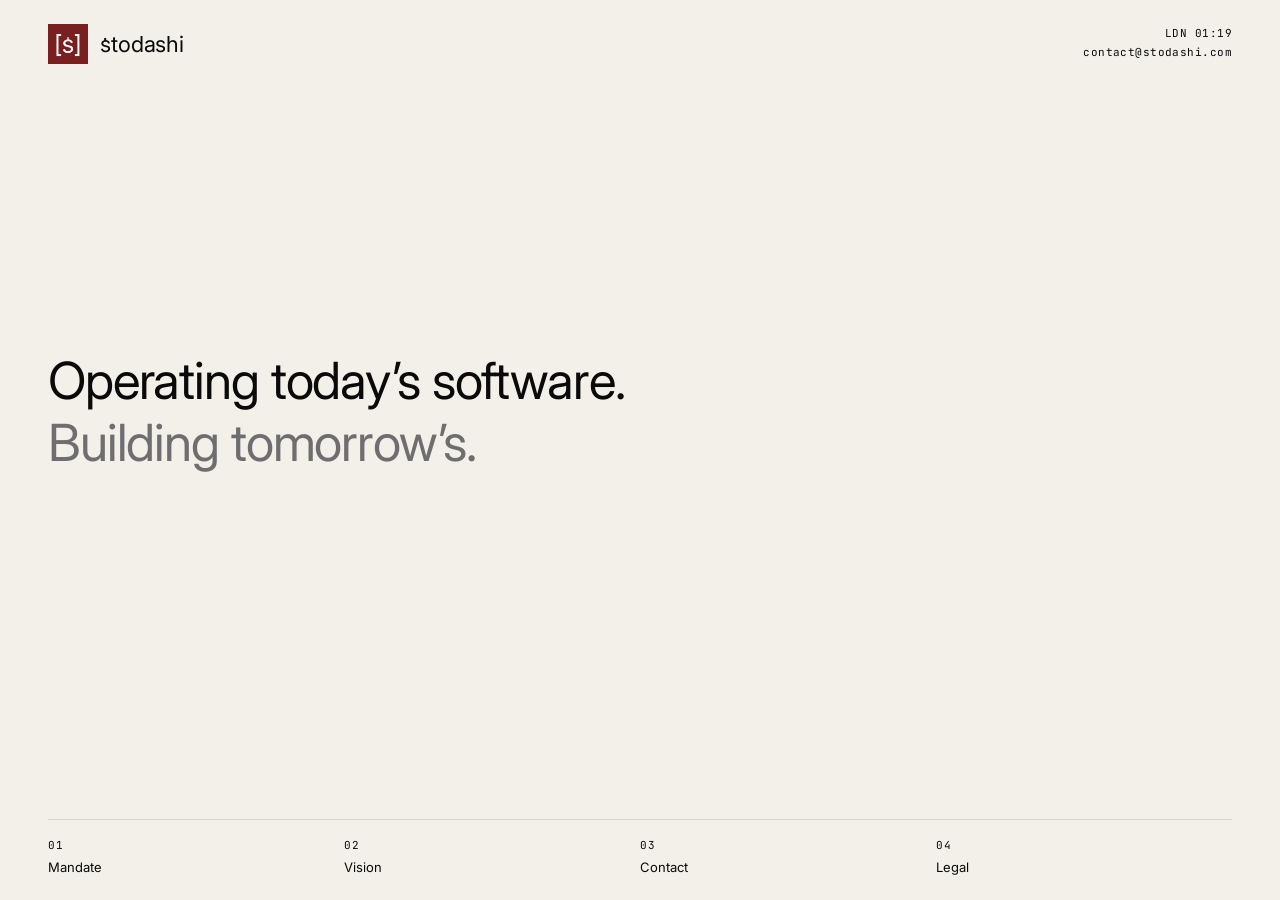
<file: index.html>
<!DOCTYPE html>
<html lang="en">
<head>
  <meta charset="UTF-8" />
  <meta name="viewport" content="width=device-width, initial-scale=1.0" />
  <title>stodashi</title>
  <meta name="description" content="Operating today's software. Building tomorrow's." />
  <meta name="robots" content="index,follow" />
  <link rel="icon" type="image/png" href="/assets/stodashi-logo.png" />
  <link rel="preconnect" href="https://fonts.googleapis.com" />
  <link rel="preconnect" href="https://fonts.gstatic.com" crossorigin />
  <link href="https://fonts.googleapis.com/css2?family=Inter:wght@400&family=JetBrains+Mono:wght@400&display=swap" rel="stylesheet" />
  <style>
/* ==========================================================================
   stodashi — stylesheet
   Light cream background, dark text, hairline rules, mono accents.
   No shadows, no gradients, no rounded corners >2px.
   ========================================================================== */

:root {
  --obsidian: #0A0A0B;
  --bone: #F2F0E8;
  --ash: #6E6E70;
  --hairline: #D6D4CD;
  --oxblood: #791F1F;

  --font-display: 'Inter', -apple-system, BlinkMacSystemFont, 'Helvetica Neue', sans-serif;
  --font-mono: 'JetBrains Mono', ui-monospace, 'SF Mono', Menlo, Consolas, monospace;
}

* { box-sizing: border-box; }
html, body { margin: 0; padding: 0; }

html { font-size: 16px; -webkit-font-smoothing: antialiased; -moz-osx-font-smoothing: grayscale; }

body {
  background: var(--bone);
  color: var(--obsidian);
  font-family: var(--font-display);
  font-weight: 400;
  letter-spacing: -0.005em;
  min-height: 100vh;
  display: flex;
  flex-direction: column;
  padding: 24px 48px 24px;
}

a { color: inherit; text-decoration: none; transition: color 200ms ease, border-color 200ms ease; }
::selection { background: var(--obsidian); color: var(--bone); }

/* ==========================================================================
   Site header — same on every page
   ========================================================================== */
.site-header {
  display: flex;
  justify-content: space-between;
  align-items: flex-start;
  margin-bottom: 48px;
}

.lockup { display: inline-flex; align-items: center; gap: 12px; }

.lockup-mark { width: 40px; height: 40px; display: block; }

.lockup-text { font-size: 22px; letter-spacing: -0.005em; color: var(--obsidian); }

.stamp {
  font-family: var(--font-mono);
  font-size: 11px;
  text-align: right;
  letter-spacing: 0.04em;
  line-height: 1.7;
  color: var(--obsidian);
}
.stamp a:hover { color: var(--obsidian); }

main { flex: 1; display: flex; flex-direction: column; }

/* ==========================================================================
   Bottom-edge index — same on every page
   ========================================================================== */
.index {
  margin-top: auto;
  display: grid;
  grid-template-columns: repeat(4, 1fr);
  border-top: 1px solid var(--hairline);
  padding-top: 18px;
}
.index-item { padding-right: 24px; }
.index-item .num {
  font-family: var(--font-mono);
  font-size: 11px;
  letter-spacing: 0.08em;
  color: var(--obsidian);
  margin-bottom: 4px;
  display: block;
}
.index-item .name { font-size: 13px; letter-spacing: -0.005em; color: var(--obsidian); }
.index-item.current a { pointer-events: none; }
.index-item.current .num::after { content: '  ·'; }

/* ==========================================================================
   PAGE: Lobby (index) — single statement, vertically centered, lots of air
   ========================================================================== */
.lobby {
  flex: 1;
  display: flex;
  align-items: center;
  padding-bottom: 12vh;
}

.lobby-statement {
  font-size: clamp(28px, 4vw, 52px);
  line-height: 1.2;
  letter-spacing: -0.022em;
  font-weight: 400;
  margin: 0;
}

.lobby-statement .first,
.lobby-statement .second {
  display: block;
  opacity: 0;
  animation: heroLineIn 720ms cubic-bezier(.2,.7,.2,1) forwards;
}
.lobby-statement .first  { animation-delay: 200ms; }
.lobby-statement .second { animation-delay: 900ms; color: var(--ash); }

@keyframes heroLineIn {
  from { opacity: 0; transform: translateY(8px); }
  to   { opacity: 1; transform: translateY(0); }
}
@media (prefers-reduced-motion: reduce) {
  .lobby-statement .first,
  .lobby-statement .second { opacity: 1; animation: none; }
}

/* ==========================================================================
   Page transition fade
   ========================================================================== */
@keyframes pageFadeIn { from { opacity: 0; } to { opacity: 1; } }
body { animation: pageFadeIn 240ms cubic-bezier(.2,.6,.2,1); }
@media (prefers-reduced-motion: reduce) { body { animation: none; } }

/* ==========================================================================
   Responsive
   ========================================================================== */
@media (max-width: 720px) {
  body { padding: 24px 20px; }
  .site-header { margin-bottom: 56px; }
  .stamp { font-size: 10px; }

  .lobby-statement { font-size: 26px; }

  .index { grid-template-columns: 1fr 1fr; gap: 18px 0; }
  .index-item { padding-right: 12px; }
  .index-item:nth-child(odd) { padding-right: 0; }
}
    .lockup-text .lockup-s { position: relative; display: inline-block; }
    .lockup-text .lockup-s::before { content: ""; position: absolute; top: 0.32em; left: 50%; transform: translateX(-50%); width: 0.075em; height: 0.13em; background: currentColor; }
  </style>
</head>
<body>
  <header class="site-header">
    <a href="index.html" class="lockup" aria-label="Stodashi home">
      <img src="/assets/stodashi-logo.png" alt="" class="lockup-mark" width="40" height="40" />
      <span class="lockup-text"><span class="lockup-s">s</span>todashi</span>
    </a>
    <div class="stamp">
      <span id="local-time">LDN &mdash;:&mdash;</span><br />
      <a href="mailto:contact@stodashi.com">contact@stodashi.com</a>
    </div>
  </header>

  <main>
    <section class="lobby" aria-label="Statement">
      <h1 class="lobby-statement">
        <span class="first">Operating today&rsquo;s software.</span>
        <span class="second">Building tomorrow&rsquo;s.</span>
      </h1>
    </section>
  </main>

  <nav class="index" aria-label="Sections">
    <div class="index-item">
      <a href="mandate.html"><span class="num">01</span><span class="name">Mandate</span></a>
    </div>
    <div class="index-item">
      <a href="vision.html"><span class="num">02</span><span class="name">Vision</span></a>
    </div>
    <div class="index-item">
      <a href="contact.html"><span class="num">03</span><span class="name">Contact</span></a>
    </div>
    <div class="index-item">
      <a href="legal.html"><span class="num">04</span><span class="name">Legal</span></a>
    </div>
  </nav>

  <script>
    (function () {
      var el = document.getElementById('local-time');
      if (!el) return;
      var fmt = new Intl.DateTimeFormat('en-GB', {
        timeZone: 'Europe/London',
        hour: '2-digit',
        minute: '2-digit',
        hour12: false
      });
      function tick() { el.textContent = 'LDN ' + fmt.format(new Date()); }
      tick();
      setInterval(tick, 60000);
    })();
  </script>
</body>
</html>
</file>
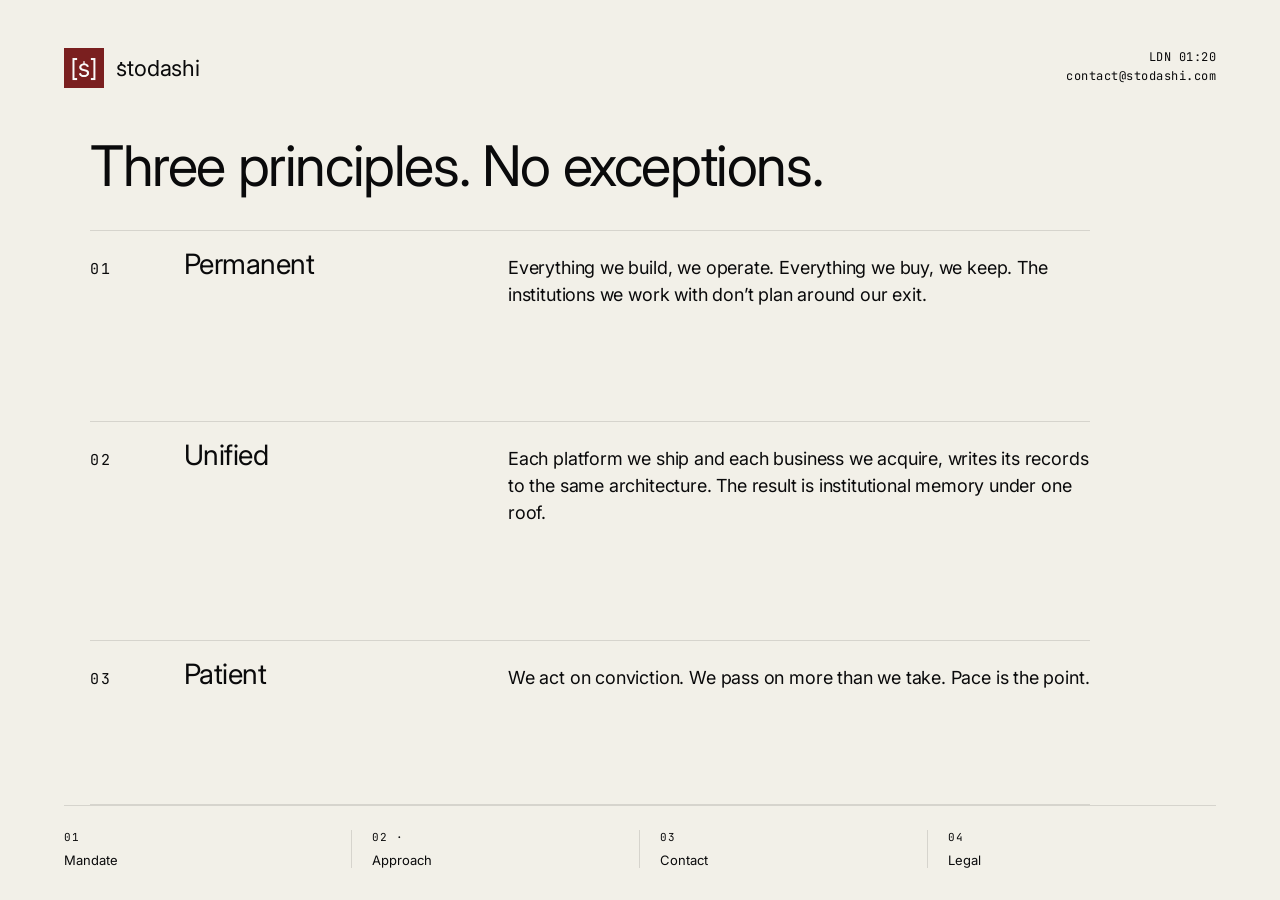
<file: approach.html>
<!DOCTYPE html>
<html lang="en">
<head>
  <meta charset="UTF-8" />
  <meta name="viewport" content="width=device-width, initial-scale=1.0" />
  <title>Approach &mdash; stodashi</title>
  <meta name="description" content="Permanent. Unified. Patient." />
  <meta name="robots" content="index,follow" />
  <link rel="icon" type="image/png" href="/assets/stodashi-logo.png" />

  <link rel="preconnect" href="https://fonts.googleapis.com" />
  <link rel="preconnect" href="https://fonts.gstatic.com" crossorigin />
  <link
    href="https://fonts.googleapis.com/css2?family=Inter:wght@400&family=JetBrains+Mono:wght@400&display=swap"
    rel="stylesheet"
  />

  <style>
    :root {
      --obsidian: #0A0A0B;
      --graphite: #1A1A1C;
      --bone: #F2F0E8;
      --ash: #8C8C8F;
      --iron: #2A2A2D;
      --oxblood: #791F1F;

      --font-display: 'Inter', -apple-system, BlinkMacSystemFont, 'Helvetica Neue', sans-serif;
      --font-mono: 'JetBrains Mono', 'SF Mono', Menlo, Consolas, monospace;
    }

    *, *::before, *::after { box-sizing: border-box; }

    html, body {
      margin: 0;
      padding: 0;
      background: var(--obsidian);
      color: var(--bone);
      font-family: var(--font-display);
      font-weight: 400;
      -webkit-font-smoothing: antialiased;
      -moz-osx-font-smoothing: grayscale;
    }

    body {
      min-height: 100vh;
      display: flex;
      flex-direction: column;
      padding: 48px 64px 32px;
    }

    a { color: inherit; text-decoration: none; transition: color 120ms ease; }

    /* Header ---------------------------------------------------------------- */
    header.site {
      display: flex;
      justify-content: space-between;
      align-items: flex-start;
      margin-bottom: 48px;
    }
    .lockup { display: inline-flex; align-items: center; gap: 12px; }
    .lockup-mark { width: 40px; height: 40px; display: block; }
    .lockup-text { font-size: 22px; letter-spacing: -0.005em; color: var(--bone); }
    .stamp {
      font-family: var(--font-mono);
      font-size: 12px;
      color: var(--bone);
      text-align: right;
      letter-spacing: 0.04em;
      line-height: 1.6;
    }
    .stamp a { color: inherit; transition: color 120ms ease; }
    .stamp a:hover { color: var(--bone); }

    /* Page title ------------------------------------------------------------ */
    h1.title {
      font-size: 56px;
      line-height: 1.1;
      letter-spacing: -0.025em;
      color: var(--bone);
      white-space: nowrap;
      margin: 0 0 32px;
      font-weight: 400;
    }

    main { flex: 1; max-width: 1100px; width: 100%; margin: 0 auto; display: flex; flex-direction: column; }

    /* Statements ------------------------------------------------------------ */
    .statements {
      max-width: 1000px;
      border-top: 1px solid var(--iron);
      flex: 1;
      display: flex;
      flex-direction: column;
    }
    .statement {
      display: grid;
      grid-template-columns: 70px 300px 1fr;
      gap: 24px;
      padding: 18px 0;
      border-bottom: 1px solid var(--iron);
      align-items: baseline;
      flex: 1;
    }
    .statement .num {
      font-family: var(--font-mono);
      font-size: 15px;
      letter-spacing: 0.12em;
      color: var(--bone);
    }
    .statement .heading {
      font-family: var(--font-display);
      font-size: 28px;
      line-height: 1.1;
      letter-spacing: -0.02em;
      color: var(--bone);
    }
    .statement .text {
      font-size: 18px;
      line-height: 1.5;
      letter-spacing: -0.01em;
      color: var(--bone);
      max-width: 56ch;
      margin: 0;
    }

    /* Index footer ---------------------------------------------------------- */
    .index {
      border-top: 1px solid var(--iron);
      padding-top: 24px;
      margin-top: 0;
      display: grid;
      grid-template-columns: repeat(4, 1fr);
    }
    .index-item { padding: 0 20px; border-right: 1px solid var(--iron); }
    .index-item:first-child { padding-left: 0; }
    .index-item:last-child { padding-right: 0; border-right: none; }
    .index-item a { display: block; }
    .index-num {
      font-family: var(--font-mono);
      font-size: 11px;
      color: var(--ash);
      letter-spacing: 0.08em;
      margin-bottom: 8px;
      transition: color 120ms ease;
    }
    .index-title {
      font-size: 13px;
      color: var(--ash);
      letter-spacing: -0.005em;
      display: block;
      transition: color 120ms ease;
    }
    .index-item a:hover .index-num,
    .index-item a:hover .index-title { color: var(--bone); }
    .index-item.current .index-num,
    .index-item.current .index-title { color: var(--bone); }
    .index-item.current { pointer-events: none; }

    @media (max-width: 720px) {
      body { padding: 32px 24px; }
      header.site { margin-bottom: 48px; }
      h1.title { font-size: 36px; white-space: normal; }
      .statement {
        grid-template-columns: 50px 1fr;
        gap: 14px 14px;
        padding: 22px 0;
      }
      .statement .text { grid-column: 1 / -1; font-size: 16px; }
      .index {
        grid-template-columns: 1fr 1fr;
        gap: 24px 0;
        margin-top: 0;
      }
      .index-item:nth-child(2) { border-right: none; padding-right: 0; }
      .index-item:nth-child(3) { padding-left: 0; border-right: 1px solid var(--iron); }
      .index-item:nth-child(4) { padding-right: 0; border-right: none; }
    }
    @media (max-width: 420px) {
      .index { grid-template-columns: 1fr; }
      .index-item {
        padding: 16px 0;
        border-right: none !important;
        border-bottom: 1px solid var(--iron);
      }
      .index-item:last-child { border-bottom: none; }
    }

    /* Page transition ------------------------------------------------------- */
    @view-transition { navigation: auto; }
    ::view-transition-old(root), ::view-transition-new(root) { animation-duration: 200ms; animation-timing-function: cubic-bezier(0.2, 0.6, 0.2, 1); }
    @keyframes pageFadeIn { from { opacity: 0; } to { opacity: 1; } }
    body { animation: pageFadeIn 200ms cubic-bezier(0.2, 0.6, 0.2, 1); }
    @supports (view-transition-name: none) { body { animation: none; } }
    @media (prefers-reduced-motion: reduce) { body { animation: none; } }
    .lockup-text .lockup-s { position: relative; display: inline-block; }
    .lockup-text .lockup-s::before { content: ""; position: absolute; top: 0.32em; left: 50%; transform: translateX(-50%); width: 0.075em; height: 0.13em; background: currentColor; }
    /* Inverted palette */
    body { --bone: #0A0A0B; --obsidian: #F2F0E8; --iron: #D6D4CD; --ash: #0A0A0B; }
    .lockup-text .lockup-s { position: relative; display: inline-block; }
    .lockup-text .lockup-s::before { content: ""; position: absolute; top: 0.32em; left: 50%; transform: translateX(-50%); width: 0.075em; height: 0.13em; background: currentColor; }
  </style>
</head>
<body>
  <header class="site">
    <a href="index.html" class="lockup" aria-label="Stodashi home">
      <img src="/assets/stodashi-logo.png" alt="" class="lockup-mark" width="40" height="40" />
      <span class="lockup-text"><span class="lockup-s">s</span>todashi</span>
    </a>
    <div class="stamp">
      <span id="local-time">LDN --:--</span><br />
      <a href="mailto:contact@stodashi.com">contact@stodashi.com</a>
    </div>
  </header>

  <main>
    <h1 class="title">Three principles. No exceptions.</h1>

    <div class="statements">
      <div class="statement">
        <div class="num">01</div>
        <div class="heading">Permanent</div>
        <p class="text">Everything we build, we operate. Everything we buy, we keep. The institutions we work with don&rsquo;t plan around our exit.</p>
      </div>
      <div class="statement">
        <div class="num">02</div>
        <div class="heading">Unified</div>
        <p class="text">Each platform we ship and each business we acquire, writes its records to the same architecture. The result is institutional memory under one roof.</p>
      </div>
      <div class="statement">
        <div class="num">03</div>
        <div class="heading">Patient</div>
        <p class="text">We act on conviction. We pass on more than we take. Pace is the point.</p>
      </div>
    </div>
  </main>

  <nav class="index" aria-label="Sections">
    <div class="index-item">
      <a href="mandate.html">
        <div class="index-num">01</div>
        <span class="index-title">Mandate</span>
      </a>
    </div>
    <div class="index-item current">
      <a href="approach.html" aria-current="page">
        <div class="index-num">02 &middot;</div>
        <span class="index-title">Approach</span>
      </a>
    </div>
    <div class="index-item">
      <a href="contact.html">
        <div class="index-num">03</div>
        <span class="index-title">Contact</span>
      </a>
    </div>
    <div class="index-item">
      <a href="legal.html">
        <div class="index-num">04</div>
        <span class="index-title">Legal</span>
      </a>
    </div>
  </nav>
  <script src="/time.js" defer></script>
</body>
</html>
</file>
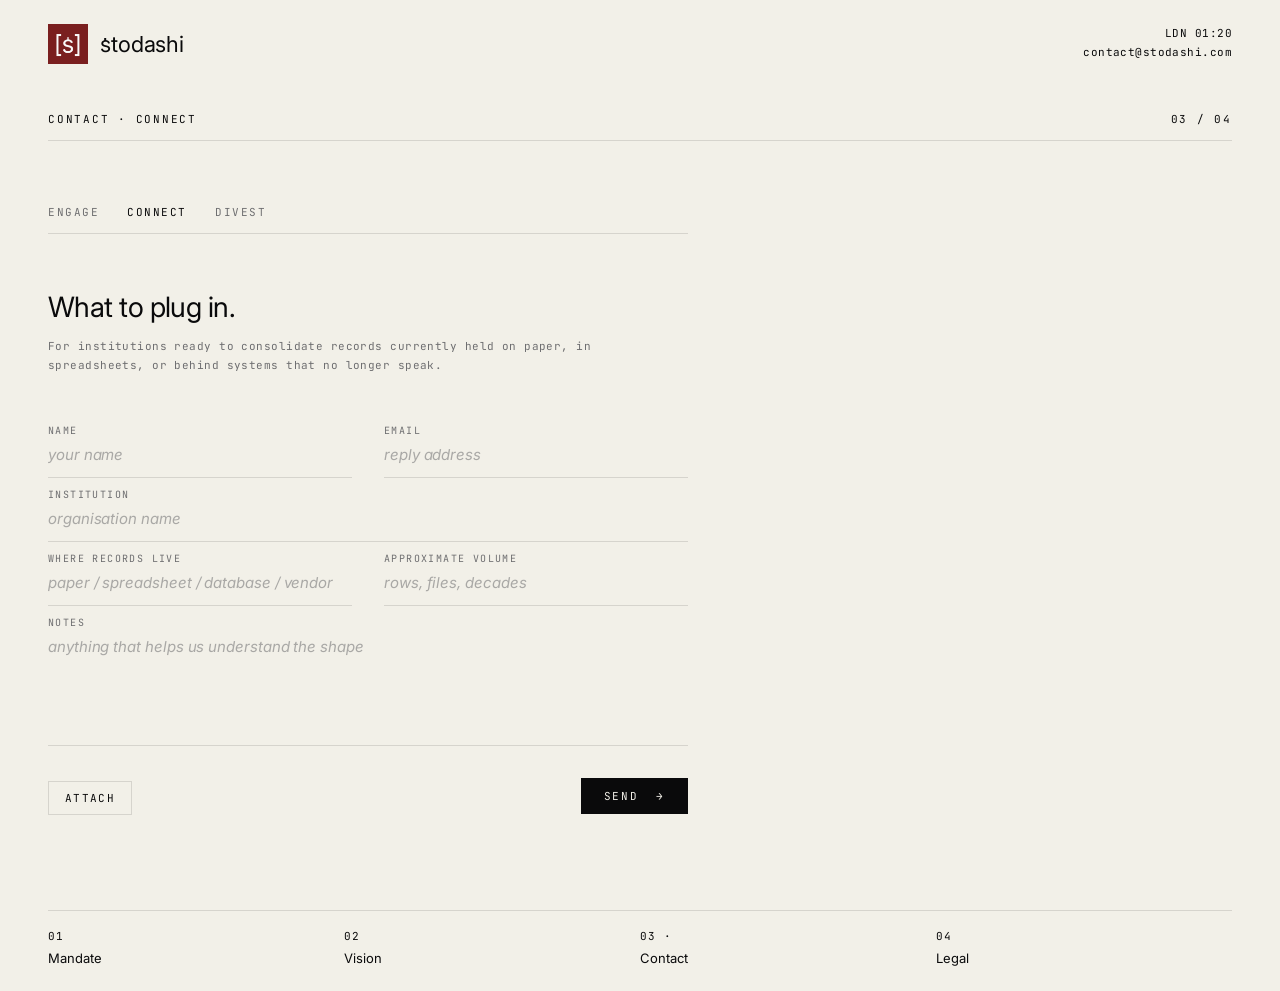
<file: connect.html>
<!DOCTYPE html>
<html lang="en">
<head>
  <meta charset="UTF-8" />
  <meta name="viewport" content="width=device-width, initial-scale=1.0" />
  <title>Connect &mdash; stodashi</title>
  <meta name="description" content="Plug records into the architecture." />
  <meta name="robots" content="index,follow" />
  <link rel="icon" type="image/png" href="/assets/stodashi-logo.png" />
  <link rel="preconnect" href="https://fonts.googleapis.com" />
  <link rel="preconnect" href="https://fonts.gstatic.com" crossorigin />
  <link href="https://fonts.googleapis.com/css2?family=Inter:wght@400&family=JetBrains+Mono:wght@400&display=swap" rel="stylesheet" />
  <style>
:root {
  --obsidian: #0A0A0B;
  --bone: #F2F0E8;
  --ash: #6E6E70;
  --hairline: #D6D4CD;
  --oxblood: #791F1F;

  --font-display: 'Inter', -apple-system, BlinkMacSystemFont, 'Helvetica Neue', sans-serif;
  --font-mono: 'JetBrains Mono', ui-monospace, 'SF Mono', Menlo, Consolas, monospace;
}

* { box-sizing: border-box; }
html, body { margin: 0; padding: 0; }
html { font-size: 16px; -webkit-font-smoothing: antialiased; -moz-osx-font-smoothing: grayscale; }

body {
  background: var(--bone);
  color: var(--obsidian);
  font-family: var(--font-display);
  font-weight: 400;
  letter-spacing: -0.005em;
  min-height: 100vh;
  display: flex;
  flex-direction: column;
  padding: 24px 48px 24px;
}

a { color: inherit; text-decoration: none; transition: color 200ms ease, border-color 200ms ease; }
::selection { background: var(--obsidian); color: var(--bone); }

.site-header {
  display: flex;
  justify-content: space-between;
  align-items: flex-start;
  margin-bottom: 48px;
}

.lockup { display: inline-flex; align-items: center; gap: 12px; }

.lockup-mark { width: 40px; height: 40px; display: block; }

.lockup-text { font-size: 22px; letter-spacing: -0.005em; color: var(--obsidian); }

.stamp {
  font-family: var(--font-mono);
  font-size: 11px;
  text-align: right;
  letter-spacing: 0.04em;
  line-height: 1.7;
  color: var(--obsidian);
}
.stamp a:hover { color: var(--obsidian); }

main { flex: 1; display: flex; flex-direction: column; }

.section-meta {
  display: flex;
  justify-content: space-between;
  align-items: baseline;
  font-family: var(--font-mono);
  font-size: 11px;
  letter-spacing: 0.16em;
  text-transform: uppercase;
  color: var(--obsidian);
  border-bottom: 1px solid var(--hairline);
  padding-bottom: 14px;
  margin-bottom: 64px;
}

.index {
  margin-top: auto;
  display: grid;
  grid-template-columns: repeat(4, 1fr);
  border-top: 1px solid var(--hairline);
  padding-top: 18px;
}
.index-item { padding-right: 24px; }
.index-item .num {
  font-family: var(--font-mono);
  font-size: 11px;
  letter-spacing: 0.08em;
  color: var(--obsidian);
  margin-bottom: 4px;
  display: block;
}
.index-item .name { font-size: 13px; letter-spacing: -0.005em; color: var(--obsidian); }
.index-item.current a { pointer-events: none; }
.index-item.current .num::after { content: '  ·'; }

.form-wrap {
  max-width: 640px;
  padding-bottom: 96px;
}

.form-tabs {
  display: flex;
  gap: 28px;
  font-family: var(--font-mono);
  font-size: 11px;
  letter-spacing: 0.14em;
  text-transform: uppercase;
  margin-bottom: 56px;
  padding-bottom: 14px;
  border-bottom: 1px solid var(--hairline);
}
.form-tabs a { color: var(--ash); transition: color 200ms ease; }
.form-tabs a:hover { color: var(--obsidian); }
.form-tabs a.current { color: var(--obsidian); pointer-events: none; }

.form-prompt {
  font-size: 28px;
  font-weight: 400;
  letter-spacing: -0.02em;
  line-height: 1.25;
  margin: 0 0 12px;
}

.form-sub {
  font-family: var(--font-mono);
  font-size: 11px;
  letter-spacing: 0.04em;
  color: var(--ash);
  margin: 0 0 40px;
  line-height: 1.7;
}

.field {
  border-bottom: 1px solid var(--hairline);
  padding: 12px 0;
}

.field-label {
  display: block;
  font-family: var(--font-mono);
  font-size: 10px;
  letter-spacing: 0.14em;
  text-transform: uppercase;
  color: var(--ash);
  margin-bottom: 6px;
}

.field input,
.field textarea {
  width: 100%;
  background: transparent;
  border: none;
  outline: none;
  color: var(--obsidian);
  font-family: var(--font-display);
  font-size: 15px;
  line-height: 1.6;
  letter-spacing: -0.005em;
  padding: 0;
  resize: none;
}
.field input::placeholder,
.field textarea::placeholder {
  color: var(--ash);
  opacity: 0.55;
  font-style: italic;
}

.field-row {
  display: grid;
  grid-template-columns: 1fr 1fr;
  gap: 32px;
}

.form-actions {
  display: flex;
  justify-content: space-between;
  align-items: center;
  margin-top: 32px;
  gap: 16px;
}

.attach-trigger {
  font-family: var(--font-mono);
  font-size: 11px;
  letter-spacing: 0.12em;
  text-transform: uppercase;
  border: 1px solid var(--hairline);
  background: transparent;
  color: var(--obsidian);
  padding: 9px 16px;
  cursor: pointer;
  transition: border-color 200ms ease;
}
.attach-trigger:hover { border-color: var(--obsidian); }

.attach-name {
  font-family: var(--font-mono);
  font-size: 11px;
  color: var(--obsidian);
  letter-spacing: 0.02em;
  margin-left: 12px;
}

.submit-btn {
  background: var(--obsidian);
  color: var(--bone);
  border: 1px solid var(--obsidian);
  font-family: var(--font-mono);
  font-size: 11px;
  letter-spacing: 0.16em;
  text-transform: uppercase;
  padding: 10px 22px;
  cursor: pointer;
  transition: opacity 200ms ease;
}
.submit-btn:hover { opacity: 0.85; }

.connect-form .field { padding: 10px 0; }
.connect-form .field.notes textarea { min-height: 80px; }

@keyframes pageFadeIn { from { opacity: 0; } to { opacity: 1; } }
body { animation: pageFadeIn 240ms cubic-bezier(.2,.6,.2,1); }
@media (prefers-reduced-motion: reduce) { body { animation: none; } }

@media (max-width: 720px) {
  body { padding: 24px 20px; }
  .site-header { margin-bottom: 56px; }
  .stamp { font-size: 10px; }
  .form-prompt { font-size: 22px; }
  .field-row { grid-template-columns: 1fr; gap: 4px; }
  .index { grid-template-columns: 1fr 1fr; gap: 18px 0; }
  .index-item { padding-right: 12px; }
  .index-item:nth-child(odd) { padding-right: 0; }
}
@media (max-width: 420px) {
  .form-tabs { gap: 14px; flex-wrap: wrap; }
  .form-actions { flex-direction: column; align-items: stretch; }
  .submit-btn { text-align: center; }
}
    .lockup-text .lockup-s { position: relative; display: inline-block; }
    .lockup-text .lockup-s::before { content: ""; position: absolute; top: 0.32em; left: 50%; transform: translateX(-50%); width: 0.075em; height: 0.13em; background: currentColor; }
  </style>
</head>
<body>
  <header class="site-header">
    <a href="index.html" class="lockup" aria-label="Stodashi home">
      <img src="/assets/stodashi-logo.png" alt="" class="lockup-mark" width="40" height="40" />
      <span class="lockup-text"><span class="lockup-s">s</span>todashi</span>
    </a>
    <div class="stamp">
      <span id="local-time">LDN &mdash;:&mdash;</span><br />
      <a href="mailto:contact@stodashi.com">contact@stodashi.com</a>
    </div>
  </header>

  <main>
    <div class="section-meta">
      <span>Contact &middot; Connect</span>
      <span>03 / 04</span>
    </div>

    <section class="form-wrap" aria-label="Connect">
      <nav class="form-tabs" aria-label="Inquiry type">
        <a href="engage.html">Engage</a>
        <a href="connect.html" class="current" aria-current="page">Connect</a>
        <a href="divest.html">Divest</a>
      </nav>

      <h1 class="form-prompt">What to plug in.</h1>
      <p class="form-sub">For institutions ready to consolidate records currently held on paper, in spreadsheets, or behind systems that no longer speak.</p>

      <form action="" method="POST" enctype="multipart/form-data" novalidate class="connect-form">
        <div class="field-row">
          <div class="field">
            <label for="name" class="field-label">Name</label>
            <input type="text" id="name" name="name" placeholder="your name" required autocomplete="name" />
          </div>
          <div class="field">
            <label for="email" class="field-label">Email</label>
            <input type="email" id="email" name="email" placeholder="reply address" required autocomplete="email" />
          </div>
        </div>

        <div class="field">
          <label for="institution" class="field-label">Institution</label>
          <input type="text" id="institution" name="institution" placeholder="organisation name" required autocomplete="organization" />
        </div>

        <div class="field-row">
          <div class="field">
            <label for="formats" class="field-label">Where records live</label>
            <input type="text" id="formats" name="formats" placeholder="paper / spreadsheet / database / vendor" />
          </div>
          <div class="field">
            <label for="volume" class="field-label">Approximate volume</label>
            <input type="text" id="volume" name="volume" placeholder="rows, files, decades" />
          </div>
        </div>

        <div class="field notes">
          <label for="notes" class="field-label">Notes</label>
          <textarea id="notes" name="notes" rows="4" placeholder="anything that helps us understand the shape"></textarea>
        </div>

        <div class="form-actions">
          <div>
            <input type="file" id="appendix" name="appendix" hidden />
            <label for="appendix" class="attach-trigger">Attach</label>
            <span class="attach-name" id="attach-name" aria-live="polite"></span>
          </div>
          <button type="submit" class="submit-btn">Send &nbsp;&rarr;</button>
        </div>
      </form>
    </section>
  </main>

  <nav class="index" aria-label="Sections">
    <div class="index-item">
      <a href="mandate.html"><span class="num">01</span><span class="name">Mandate</span></a>
    </div>
    <div class="index-item">
      <a href="vision.html"><span class="num">02</span><span class="name">Vision</span></a>
    </div>
    <div class="index-item current">
      <a href="contact.html" aria-current="page"><span class="num">03</span><span class="name">Contact</span></a>
    </div>
    <div class="index-item">
      <a href="legal.html"><span class="num">04</span><span class="name">Legal</span></a>
    </div>
  </nav>

  <script>
    (function () {
      var el = document.getElementById('local-time');
      if (!el) return;
      var fmt = new Intl.DateTimeFormat('en-GB', {
        timeZone: 'Europe/London',
        hour: '2-digit',
        minute: '2-digit',
        hour12: false
      });
      function tick() { el.textContent = 'LDN ' + fmt.format(new Date()); }
      tick();
      setInterval(tick, 60000);
    })();

    (function () {
      var input = document.getElementById('appendix');
      var label = document.getElementById('attach-name');
      if (!input || !label) return;
      input.addEventListener('change', function () {
        var f = input.files && input.files[0];
        label.textContent = f ? f.name : '';
      });
    })();
  </script>
</body>
</html>
</file>
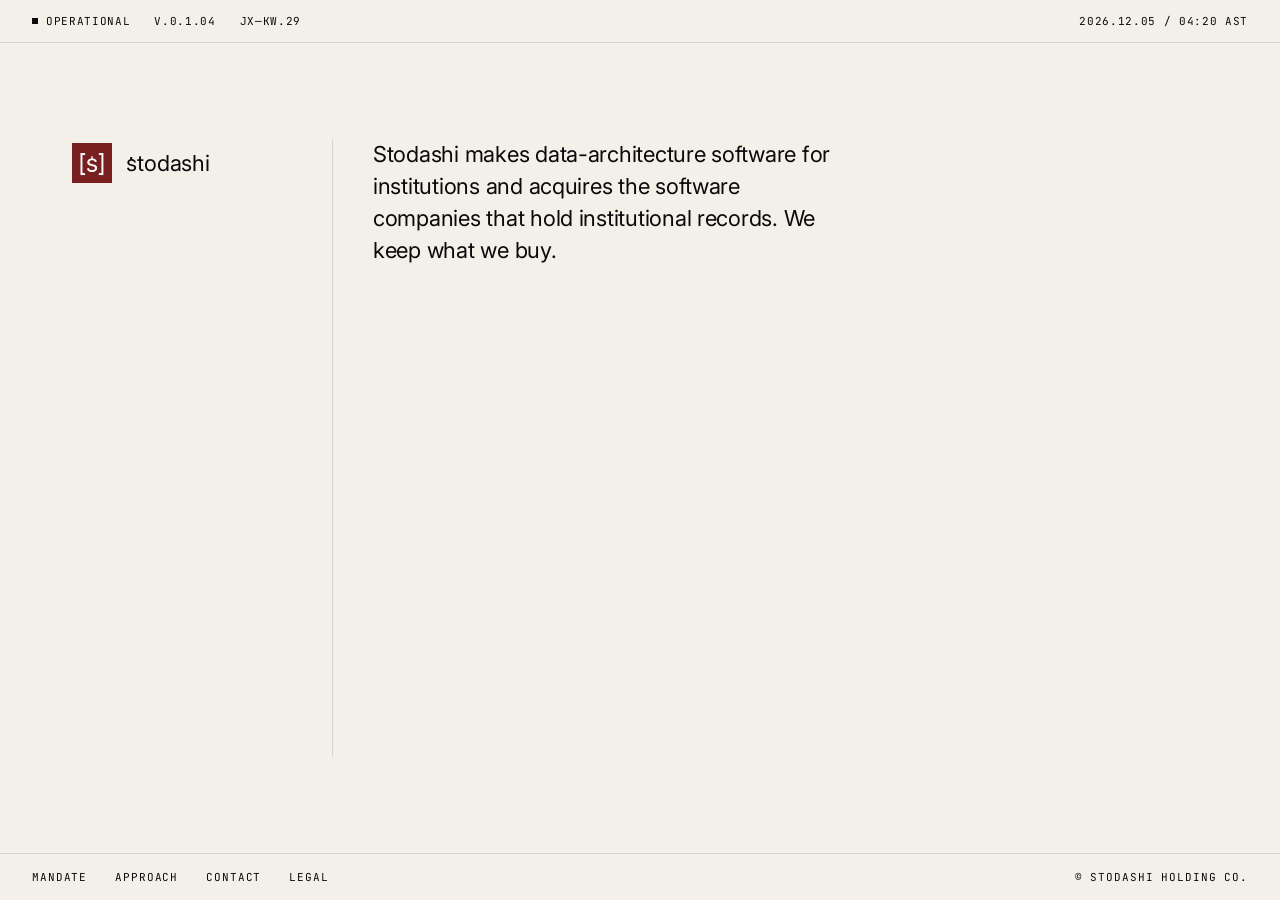
<file: console.html>
<!DOCTYPE html>
<html lang="en">
<head>
  <meta charset="UTF-8" />
  <meta name="viewport" content="width=device-width, initial-scale=1.0" />
  <title>stodashi</title>
  <meta name="description" content="Stodashi builds original platforms for institutions and acquires mature software businesses to operate indefinitely." />
  <meta name="robots" content="index,follow" />
  <link rel="icon" type="image/png" href="/assets/stodashi-logo.png" />

  <link rel="preconnect" href="https://fonts.googleapis.com" />
  <link rel="preconnect" href="https://fonts.gstatic.com" crossorigin />
  <link
    href="https://fonts.googleapis.com/css2?family=Inter:wght@400&family=JetBrains+Mono:wght@400&display=swap"
    rel="stylesheet"
  />

  <style>
    :root {
      --obsidian: #0A0A0B;
      --graphite: #1A1A1C;
      --bone: #F2F0E8;
      --ash: #8C8C8F;
      --iron: #2A2A2D;
      --oxblood: #791F1F;

      --font-display: 'Inter', -apple-system, BlinkMacSystemFont, 'Helvetica Neue', sans-serif;
      --font-mono: 'JetBrains Mono', 'SF Mono', Menlo, Consolas, monospace;
    }

    *, *::before, *::after { box-sizing: border-box; }

    html, body {
      margin: 0;
      padding: 0;
      background: var(--obsidian);
      color: var(--bone);
      font-family: var(--font-display);
      font-weight: 400;
      -webkit-font-smoothing: antialiased;
      -moz-osx-font-smoothing: grayscale;
    }

    body {
      min-height: 100vh;
      display: flex;
      flex-direction: column;
    }

    a { color: inherit; text-decoration: none; transition: color 120ms ease; }
    a:hover { color: var(--bone); }

    /* Status strip ---------------------------------------------------------- */
    .status {
      padding: 14px 32px;
      display: flex;
      justify-content: space-between;
      align-items: center;
      gap: 16px;
      font-family: var(--font-mono);
      font-size: 11px;
      color: var(--ash);
      letter-spacing: 0.06em;
      border-bottom: 1px solid var(--iron);
    }

    .status-left {
      display: flex;
      gap: 24px;
      align-items: center;
      flex-wrap: wrap;
    }

    .status-indicator {
      display: inline-flex;
      align-items: center;
      gap: 8px;
    }

    .status-dot {
      width: 6px;
      height: 6px;
      background: var(--bone);
      display: inline-block;
    }

    /* Hero ------------------------------------------------------------------ */
    main {
      flex: 1;
      display: grid;
      grid-template-columns: 220px 1px 1fr;
      gap: 40px;
      padding: 96px 32px;
      align-items: start;
      max-width: 1200px;
      width: 100%;
      margin: 0 auto;
    }

    .lockup {
      display: inline-flex;
      align-items: center;
      gap: 14px;
      padding-top: 4px;
    }

    .lockup-mark {
      width: 40px;
      height: 40px;
      display: block;
    }

    .lockup-text {
      font-size: 22px;
      letter-spacing: -0.005em;
      color: var(--bone);
    }

    .divider {
      background: var(--iron);
      width: 1px;
      align-self: stretch;
      min-height: 220px;
    }

    .statement {
      font-size: 22px;
      line-height: 1.45;
      letter-spacing: -0.012em;
      color: var(--bone);
      max-width: 460px;
      margin: 0;
    }

    /* Footer ---------------------------------------------------------------- */
    footer {
      border-top: 1px solid var(--iron);
      padding: 16px 32px;
      display: flex;
      justify-content: space-between;
      align-items: center;
      gap: 16px;
      font-family: var(--font-mono);
      font-size: 11px;
      color: var(--ash);
      letter-spacing: 0.08em;
    }

    .nav { display: flex; gap: 28px; }

    @media (max-width: 720px) {
      .status { padding: 12px 20px; flex-wrap: wrap; }
      .status-left { gap: 16px; font-size: 10.5px; }
      main {
        grid-template-columns: 1fr;
        gap: 32px;
        padding: 56px 20px;
      }
      .divider { display: none; }
      .lockup-mark { width: 36px; height: 36px; }
      .statement { font-size: 18px; }
      footer { padding: 14px 20px; flex-direction: column; align-items: flex-start; gap: 10px; }
      .nav { flex-wrap: wrap; gap: 16px; }
    }

    /* Page transition ------------------------------------------------------- */
    @view-transition { navigation: auto; }
    ::view-transition-old(root), ::view-transition-new(root) { animation-duration: 200ms; animation-timing-function: cubic-bezier(0.2, 0.6, 0.2, 1); }
    @keyframes pageFadeIn { from { opacity: 0; } to { opacity: 1; } }
    body { animation: pageFadeIn 200ms cubic-bezier(0.2, 0.6, 0.2, 1); }
    @supports (view-transition-name: none) { body { animation: none; } }
    @media (prefers-reduced-motion: reduce) { body { animation: none; } }
    .lockup-text .lockup-s { position: relative; display: inline-block; }
    .lockup-text .lockup-s::before { content: ""; position: absolute; top: 0.32em; left: 50%; transform: translateX(-50%); width: 0.075em; height: 0.13em; background: currentColor; }
    /* Inverted palette */
    body { --bone: #0A0A0B; --obsidian: #F2F0E8; --iron: #D6D4CD; --ash: #0A0A0B; }
    .lockup-text .lockup-s { position: relative; display: inline-block; }
    .lockup-text .lockup-s::before { content: ""; position: absolute; top: 0.32em; left: 50%; transform: translateX(-50%); width: 0.075em; height: 0.13em; background: currentColor; }
  </style>
</head>
<body>
  <div class="status" role="status">
    <div class="status-left">
      <span class="status-indicator">
        <span class="status-dot" aria-hidden="true"></span>
        OPERATIONAL
      </span>
      <span>V.0.1.04</span>
      <span>JX&mdash;KW.29</span>
    </div>
    <div id="timestamp">2026.04.27 / 14:22 AST</div>
  </div>

  <main>
    <a href="index.html" class="lockup" aria-label="Stodashi home">
      <img src="/assets/stodashi-logo.png" alt="" class="lockup-mark" width="40" height="40" />
      <span class="lockup-text"><span class="lockup-s">s</span>todashi</span>
    </a>
    <div class="divider" aria-hidden="true"></div>
    <p class="statement">
      Stodashi makes data-architecture software for institutions and acquires the software companies that hold institutional records. We keep what we buy.
    </p>
  </main>

  <footer>
    <nav class="nav">
      <a href="mandate.html">MANDATE</a>
      <a href="approach.html">APPROACH</a>
      <a href="mailto:contact@stodashi.com">CONTACT</a>
      <a href="legal.html">LEGAL</a>
    </nav>
    <span>&copy; STODASHI HOLDING CO.</span>
  </footer>

  <script>
    // Live timestamp in AST (UTC+3)
    (function () {
      const el = document.getElementById('timestamp');
      if (!el) return;
      function tick() {
        const now = new Date();
        const ast = new Date(now.getTime() + (3 * 60 - now.getTimezoneOffset()) * 60000);
        const y = ast.getUTCFullYear();
        const m = String(ast.getUTCMonth() + 1).padStart(2, '0');
        const d = String(ast.getUTCDate()).padStart(2, '0');
        const hh = String(ast.getUTCHours()).padStart(2, '0');
        const mm = String(ast.getUTCMinutes()).padStart(2, '0');
        el.textContent = `${y}.${m}.${d} / ${hh}:${mm} AST`;
      }
      tick();
      setInterval(tick, 30000);
    })();
  </script>
</body>
</html>
</file>
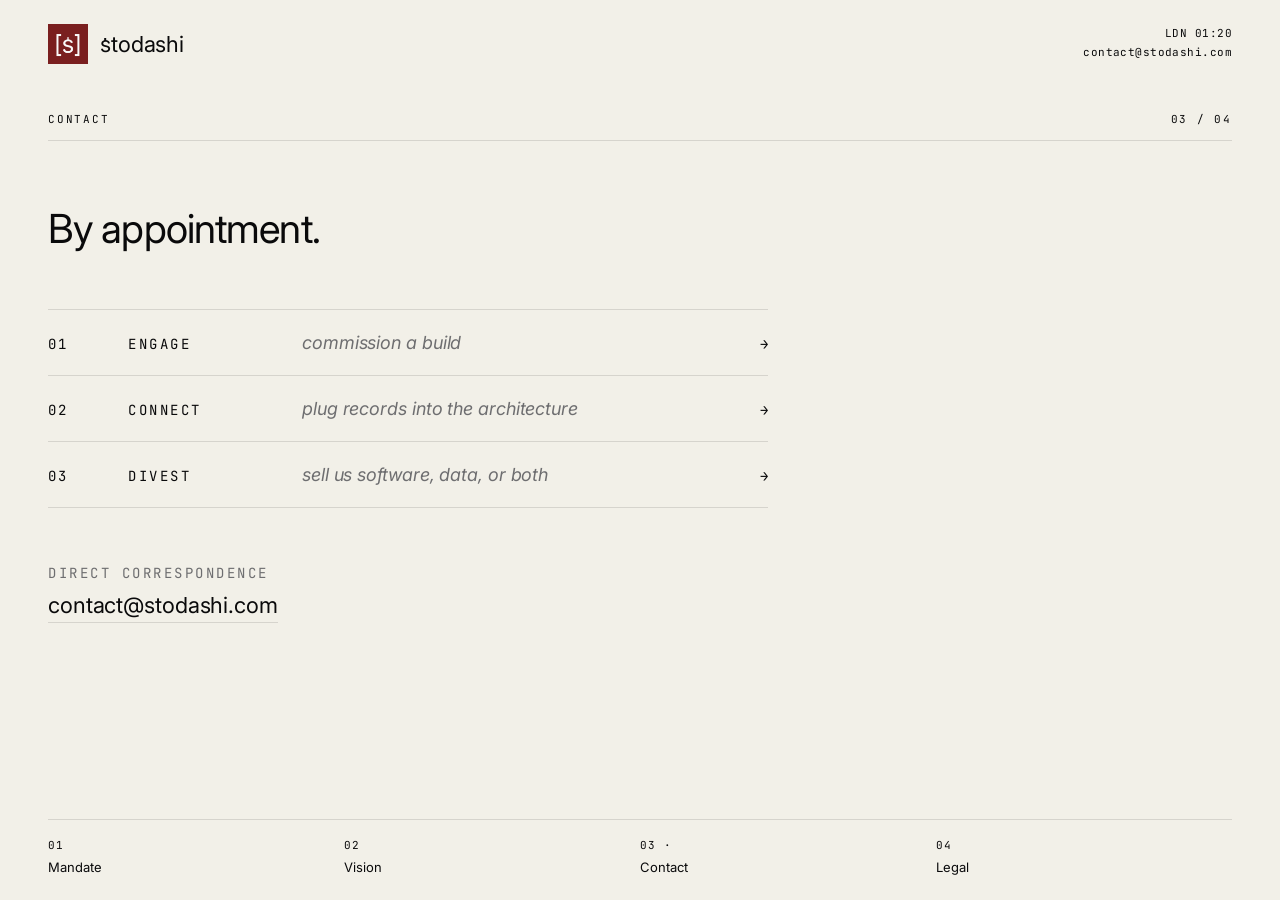
<file: contact.html>
<!DOCTYPE html>
<html lang="en">
<head>
  <meta charset="UTF-8" />
  <meta name="viewport" content="width=device-width, initial-scale=1.0" />
  <title>Contact &mdash; stodashi</title>
  <meta name="description" content="By appointment." />
  <meta name="robots" content="index,follow" />
  <link rel="icon" type="image/png" href="/assets/stodashi-logo.png" />
  <link rel="preconnect" href="https://fonts.googleapis.com" />
  <link rel="preconnect" href="https://fonts.gstatic.com" crossorigin />
  <link href="https://fonts.googleapis.com/css2?family=Inter:wght@400&family=JetBrains+Mono:wght@400&display=swap" rel="stylesheet" />
  <style>
:root {
  --obsidian: #0A0A0B;
  --bone: #F2F0E8;
  --ash: #6E6E70;
  --hairline: #D6D4CD;
  --oxblood: #791F1F;

  --font-display: 'Inter', -apple-system, BlinkMacSystemFont, 'Helvetica Neue', sans-serif;
  --font-mono: 'JetBrains Mono', ui-monospace, 'SF Mono', Menlo, Consolas, monospace;
}

* { box-sizing: border-box; }
html, body { margin: 0; padding: 0; }
html { font-size: 16px; -webkit-font-smoothing: antialiased; -moz-osx-font-smoothing: grayscale; }

body {
  background: var(--bone);
  color: var(--obsidian);
  font-family: var(--font-display);
  font-weight: 400;
  letter-spacing: -0.005em;
  min-height: 100vh;
  display: flex;
  flex-direction: column;
  padding: 24px 48px 24px;
}

a { color: inherit; text-decoration: none; transition: color 200ms ease, border-color 200ms ease; }
::selection { background: var(--obsidian); color: var(--bone); }

.site-header {
  display: flex;
  justify-content: space-between;
  align-items: flex-start;
  margin-bottom: 48px;
}

.lockup { display: inline-flex; align-items: center; gap: 12px; }

.lockup-mark { width: 40px; height: 40px; display: block; }

.lockup-text { font-size: 22px; letter-spacing: -0.005em; color: var(--obsidian); }

.stamp {
  font-family: var(--font-mono);
  font-size: 11px;
  text-align: right;
  letter-spacing: 0.04em;
  line-height: 1.7;
  color: var(--obsidian);
}
.stamp a:hover { color: var(--obsidian); }

main { flex: 1; display: flex; flex-direction: column; }

.section-meta {
  display: flex;
  justify-content: space-between;
  align-items: baseline;
  font-family: var(--font-mono);
  font-size: 11px;
  letter-spacing: 0.16em;
  text-transform: uppercase;
  color: var(--obsidian);
  border-bottom: 1px solid var(--hairline);
  padding-bottom: 14px;
  margin-bottom: 64px;
}

.index {
  margin-top: auto;
  display: grid;
  grid-template-columns: repeat(4, 1fr);
  border-top: 1px solid var(--hairline);
  padding-top: 18px;
}
.index-item { padding-right: 24px; }
.index-item .num {
  font-family: var(--font-mono);
  font-size: 11px;
  letter-spacing: 0.08em;
  color: var(--obsidian);
  margin-bottom: 4px;
  display: block;
}
.index-item .name { font-size: 13px; letter-spacing: -0.005em; color: var(--obsidian); }
.index-item.current a { pointer-events: none; }
.index-item.current .num::after { content: '  ·'; }

.pathways-wrap {
  max-width: 720px;
  padding-bottom: 24px;
}

.pathways-title {
  font-size: clamp(28px, 3.2vw, 40px);
  font-weight: 400;
  letter-spacing: -0.022em;
  margin: 0 0 56px;
  line-height: 1.2;
}

.pathways {
  list-style: none;
  margin: 0 0 56px;
  padding: 0;
  border-top: 1px solid var(--hairline);
}

.pathways li { border-bottom: 1px solid var(--hairline); }

.pathway-row {
  display: grid;
  grid-template-columns: 56px 150px 1fr 32px;
  gap: 24px;
  padding: 22px 0;
  align-items: baseline;
  transition: padding-left 220ms cubic-bezier(.2,.6,.2,1);
}
.pathway-row:hover { padding-left: 8px; }

.pathway-row .num {
  font-family: var(--font-mono);
  font-size: 14px;
  letter-spacing: 0.12em;
  color: var(--obsidian);
}

.pathway-row .name {
  font-family: var(--font-mono);
  font-size: 14px;
  letter-spacing: 0.18em;
  text-transform: uppercase;
  color: var(--obsidian);
}

.pathway-row .desc {
  font-size: 18px;
  letter-spacing: -0.005em;
  color: var(--ash);
  font-style: italic;
}

.pathway-row .arrow {
  font-family: var(--font-mono);
  font-size: 14px;
  color: var(--obsidian);
  text-align: right;
  transition: transform 220ms cubic-bezier(.2,.6,.2,1);
}
.pathway-row:hover .arrow { transform: translateX(8px); }

.contact-direct {
  font-family: var(--font-mono);
  font-size: 14px;
  letter-spacing: 0.18em;
  text-transform: uppercase;
  color: var(--ash);
  margin: 0 0 10px;
}

.contact-email {
  font-size: 22px;
  border-bottom: 1px solid var(--hairline);
  padding-bottom: 4px;
  letter-spacing: -0.005em;
  display: inline-block;
}
.contact-email:hover { border-bottom-color: var(--obsidian); }

@keyframes pageFadeIn { from { opacity: 0; } to { opacity: 1; } }
body { animation: pageFadeIn 240ms cubic-bezier(.2,.6,.2,1); }
@media (prefers-reduced-motion: reduce) { body { animation: none; } }

@media (max-width: 720px) {
  body { padding: 24px 20px; }
  .site-header { margin-bottom: 56px; }
  .stamp { font-size: 10px; }
  .pathways-title { font-size: 24px; }
  .pathway-row { grid-template-columns: 36px 110px 1fr 20px; gap: 12px; padding: 16px 0; }
  .pathway-row .num { font-size: 12px; }
  .pathway-row .name { font-size: 12px; }
  .pathway-row .desc { display: none; }
  .pathway-row:hover { padding-left: 0; }
  .contact-direct { font-size: 12px; }
  .contact-email { font-size: 18px; }
  .index { grid-template-columns: 1fr 1fr; gap: 18px 0; }
  .index-item { padding-right: 12px; }
  .index-item:nth-child(odd) { padding-right: 0; }
}
    .lockup-text .lockup-s { position: relative; display: inline-block; }
    .lockup-text .lockup-s::before { content: ""; position: absolute; top: 0.32em; left: 50%; transform: translateX(-50%); width: 0.075em; height: 0.13em; background: currentColor; }
  </style>
</head>
<body>
  <header class="site-header">
    <a href="index.html" class="lockup" aria-label="Stodashi home">
      <img src="/assets/stodashi-logo.png" alt="" class="lockup-mark" width="40" height="40" />
      <span class="lockup-text"><span class="lockup-s">s</span>todashi</span>
    </a>
    <div class="stamp">
      <span id="local-time">LDN &mdash;:&mdash;</span><br />
      <a href="mailto:contact@stodashi.com">contact@stodashi.com</a>
    </div>
  </header>

  <main>
    <div class="section-meta">
      <span>Contact</span>
      <span>03 / 04</span>
    </div>

    <section class="pathways-wrap" aria-label="Contact">
      <h1 class="pathways-title">By appointment.</h1>

      <ul class="pathways">
        <li>
          <a href="engage.html" class="pathway-row" aria-label="Engage — commission a build">
            <span class="num">01</span>
            <span class="name">Engage</span>
            <span class="desc">commission a build</span>
            <span class="arrow" aria-hidden="true">&rarr;</span>
          </a>
        </li>
        <li>
          <a href="connect.html" class="pathway-row" aria-label="Connect — plug records into the architecture">
            <span class="num">02</span>
            <span class="name">Connect</span>
            <span class="desc">plug records into the architecture</span>
            <span class="arrow" aria-hidden="true">&rarr;</span>
          </a>
        </li>
        <li>
          <a href="divest.html" class="pathway-row" aria-label="Divest — sell us software, data, or both">
            <span class="num">03</span>
            <span class="name">Divest</span>
            <span class="desc">sell us software, data, or both</span>
            <span class="arrow" aria-hidden="true">&rarr;</span>
          </a>
        </li>
      </ul>

      <p class="contact-direct">Direct correspondence</p>
      <a href="mailto:contact@stodashi.com" class="contact-email">contact@stodashi.com</a>
    </section>
  </main>

  <nav class="index" aria-label="Sections">
    <div class="index-item">
      <a href="mandate.html"><span class="num">01</span><span class="name">Mandate</span></a>
    </div>
    <div class="index-item">
      <a href="vision.html"><span class="num">02</span><span class="name">Vision</span></a>
    </div>
    <div class="index-item current">
      <a href="contact.html" aria-current="page"><span class="num">03</span><span class="name">Contact</span></a>
    </div>
    <div class="index-item">
      <a href="legal.html"><span class="num">04</span><span class="name">Legal</span></a>
    </div>
  </nav>

  <script>
    (function () {
      var el = document.getElementById('local-time');
      if (!el) return;
      var fmt = new Intl.DateTimeFormat('en-GB', {
        timeZone: 'Europe/London',
        hour: '2-digit',
        minute: '2-digit',
        hour12: false
      });
      function tick() { el.textContent = 'LDN ' + fmt.format(new Date()); }
      tick();
      setInterval(tick, 60000);
    })();
  </script>
</body>
</html>
</file>
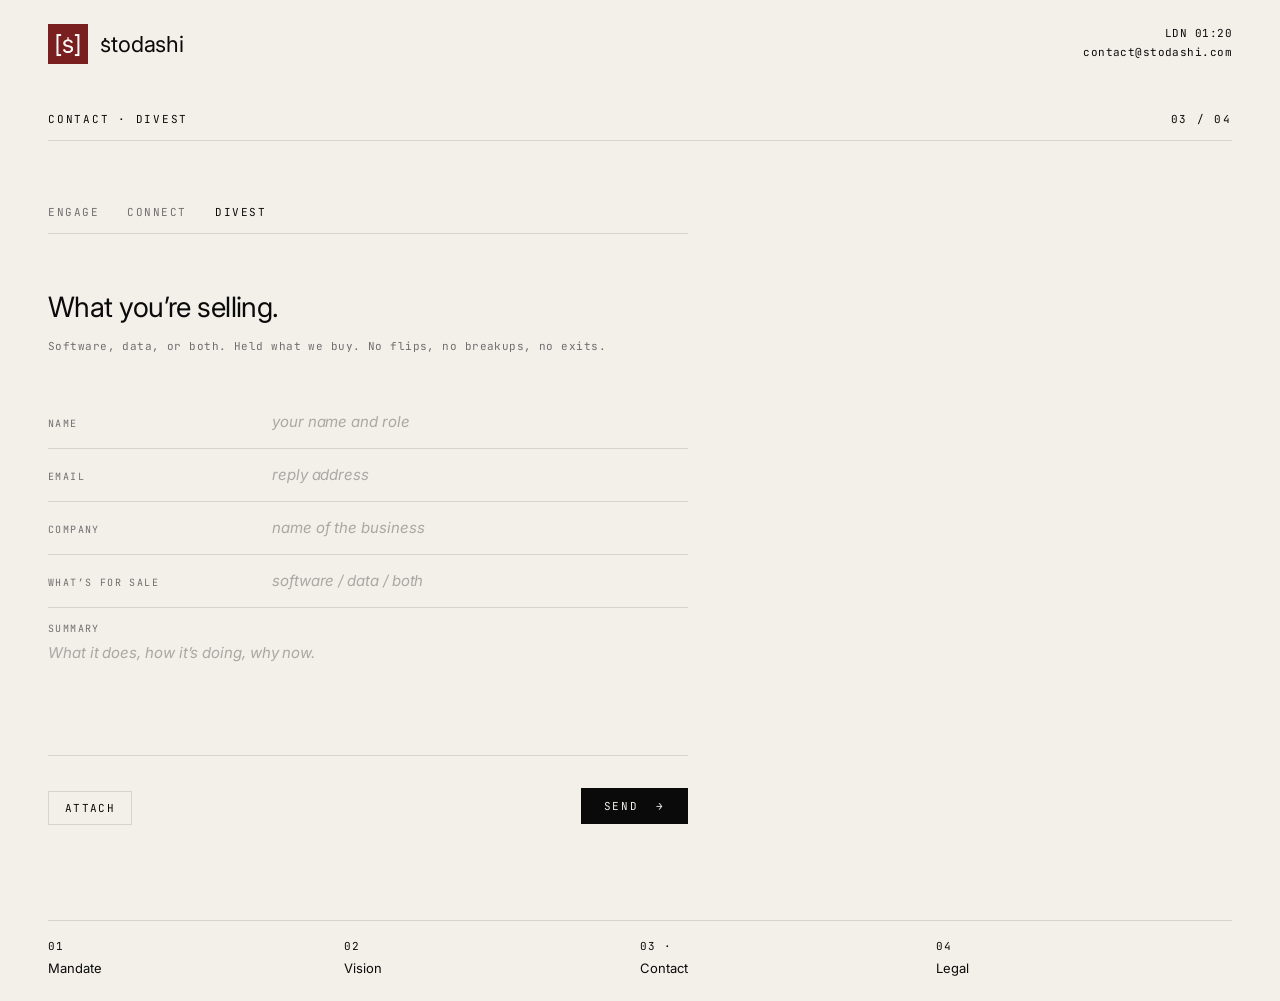
<file: divest.html>
<!DOCTYPE html>
<html lang="en">
<head>
  <meta charset="UTF-8" />
  <meta name="viewport" content="width=device-width, initial-scale=1.0" />
  <title>Divest &mdash; stodashi</title>
  <meta name="description" content="Sell us software, data, or both." />
  <meta name="robots" content="index,follow" />
  <link rel="icon" type="image/png" href="/assets/stodashi-logo.png" />
  <link rel="preconnect" href="https://fonts.googleapis.com" />
  <link rel="preconnect" href="https://fonts.gstatic.com" crossorigin />
  <link href="https://fonts.googleapis.com/css2?family=Inter:wght@400&family=JetBrains+Mono:wght@400&display=swap" rel="stylesheet" />
  <style>
:root {
  --obsidian: #0A0A0B;
  --bone: #F2F0E8;
  --ash: #6E6E70;
  --hairline: #D6D4CD;
  --oxblood: #791F1F;

  --font-display: 'Inter', -apple-system, BlinkMacSystemFont, 'Helvetica Neue', sans-serif;
  --font-mono: 'JetBrains Mono', ui-monospace, 'SF Mono', Menlo, Consolas, monospace;
}

* { box-sizing: border-box; }
html, body { margin: 0; padding: 0; }
html { font-size: 16px; -webkit-font-smoothing: antialiased; -moz-osx-font-smoothing: grayscale; }

body {
  background: var(--bone);
  color: var(--obsidian);
  font-family: var(--font-display);
  font-weight: 400;
  letter-spacing: -0.005em;
  min-height: 100vh;
  display: flex;
  flex-direction: column;
  padding: 24px 48px 24px;
}

a { color: inherit; text-decoration: none; transition: color 200ms ease, border-color 200ms ease; }
::selection { background: var(--obsidian); color: var(--bone); }

.site-header {
  display: flex;
  justify-content: space-between;
  align-items: flex-start;
  margin-bottom: 48px;
}

.lockup { display: inline-flex; align-items: center; gap: 12px; }

.lockup-mark { width: 40px; height: 40px; display: block; }

.lockup-text { font-size: 22px; letter-spacing: -0.005em; color: var(--obsidian); }

.stamp {
  font-family: var(--font-mono);
  font-size: 11px;
  text-align: right;
  letter-spacing: 0.04em;
  line-height: 1.7;
  color: var(--obsidian);
}
.stamp a:hover { color: var(--obsidian); }

main { flex: 1; display: flex; flex-direction: column; }

.section-meta {
  display: flex;
  justify-content: space-between;
  align-items: baseline;
  font-family: var(--font-mono);
  font-size: 11px;
  letter-spacing: 0.16em;
  text-transform: uppercase;
  color: var(--obsidian);
  border-bottom: 1px solid var(--hairline);
  padding-bottom: 14px;
  margin-bottom: 64px;
}

.index {
  margin-top: auto;
  display: grid;
  grid-template-columns: repeat(4, 1fr);
  border-top: 1px solid var(--hairline);
  padding-top: 18px;
}
.index-item { padding-right: 24px; }
.index-item .num {
  font-family: var(--font-mono);
  font-size: 11px;
  letter-spacing: 0.08em;
  color: var(--obsidian);
  margin-bottom: 4px;
  display: block;
}
.index-item .name { font-size: 13px; letter-spacing: -0.005em; color: var(--obsidian); }
.index-item.current a { pointer-events: none; }
.index-item.current .num::after { content: '  ·'; }

.form-wrap {
  max-width: 640px;
  padding-bottom: 96px;
}

.form-tabs {
  display: flex;
  gap: 28px;
  font-family: var(--font-mono);
  font-size: 11px;
  letter-spacing: 0.14em;
  text-transform: uppercase;
  margin-bottom: 56px;
  padding-bottom: 14px;
  border-bottom: 1px solid var(--hairline);
}
.form-tabs a { color: var(--ash); transition: color 200ms ease; }
.form-tabs a:hover { color: var(--obsidian); }
.form-tabs a.current { color: var(--obsidian); pointer-events: none; }

.form-prompt {
  font-size: 28px;
  font-weight: 400;
  letter-spacing: -0.02em;
  line-height: 1.25;
  margin: 0 0 12px;
}

.form-sub {
  font-family: var(--font-mono);
  font-size: 11px;
  letter-spacing: 0.04em;
  color: var(--ash);
  margin: 0 0 40px;
  line-height: 1.7;
}

.field {
  border-bottom: 1px solid var(--hairline);
  padding: 12px 0;
}

.field-label {
  display: block;
  font-family: var(--font-mono);
  font-size: 10px;
  letter-spacing: 0.14em;
  text-transform: uppercase;
  color: var(--ash);
  margin-bottom: 6px;
}

.field input,
.field textarea {
  width: 100%;
  background: transparent;
  border: none;
  outline: none;
  color: var(--obsidian);
  font-family: var(--font-display);
  font-size: 15px;
  line-height: 1.6;
  letter-spacing: -0.005em;
  padding: 0;
  resize: none;
}
.field input::placeholder,
.field textarea::placeholder {
  color: var(--ash);
  opacity: 0.55;
  font-style: italic;
}

.form-actions {
  display: flex;
  justify-content: space-between;
  align-items: center;
  margin-top: 32px;
  gap: 16px;
}

.attach-trigger {
  font-family: var(--font-mono);
  font-size: 11px;
  letter-spacing: 0.12em;
  text-transform: uppercase;
  border: 1px solid var(--hairline);
  background: transparent;
  color: var(--obsidian);
  padding: 9px 16px;
  cursor: pointer;
  transition: border-color 200ms ease;
}
.attach-trigger:hover { border-color: var(--obsidian); }

.attach-name {
  font-family: var(--font-mono);
  font-size: 11px;
  color: var(--obsidian);
  letter-spacing: 0.02em;
  margin-left: 12px;
}

.submit-btn {
  background: var(--obsidian);
  color: var(--bone);
  border: 1px solid var(--obsidian);
  font-family: var(--font-mono);
  font-size: 11px;
  letter-spacing: 0.16em;
  text-transform: uppercase;
  padding: 10px 22px;
  cursor: pointer;
  transition: opacity 200ms ease;
}
.submit-btn:hover { opacity: 0.85; }

.divest-form .field {
  display: grid;
  grid-template-columns: 200px 1fr;
  gap: 24px;
  align-items: baseline;
  padding: 14px 0;
}
.divest-form .field-label {
  margin-bottom: 0;
  padding-top: 4px;
}
.divest-form .field.summary {
  display: block;
}
.divest-form .field.summary .field-label { padding-top: 0; margin-bottom: 6px; }
.divest-form .field.summary textarea { min-height: 90px; }

@keyframes pageFadeIn { from { opacity: 0; } to { opacity: 1; } }
body { animation: pageFadeIn 240ms cubic-bezier(.2,.6,.2,1); }
@media (prefers-reduced-motion: reduce) { body { animation: none; } }

@media (max-width: 720px) {
  body { padding: 24px 20px; }
  .site-header { margin-bottom: 56px; }
  .stamp { font-size: 10px; }
  .form-prompt { font-size: 22px; }
  .divest-form .field { grid-template-columns: 1fr; gap: 4px; padding: 10px 0; }
  .divest-form .field-label { padding-top: 0; margin-bottom: 4px; }
  .index { grid-template-columns: 1fr 1fr; gap: 18px 0; }
  .index-item { padding-right: 12px; }
  .index-item:nth-child(odd) { padding-right: 0; }
}
@media (max-width: 420px) {
  .form-tabs { gap: 14px; flex-wrap: wrap; }
  .form-actions { flex-direction: column; align-items: stretch; }
  .submit-btn { text-align: center; }
}
    .lockup-text .lockup-s { position: relative; display: inline-block; }
    .lockup-text .lockup-s::before { content: ""; position: absolute; top: 0.32em; left: 50%; transform: translateX(-50%); width: 0.075em; height: 0.13em; background: currentColor; }
  </style>
</head>
<body>
  <header class="site-header">
    <a href="index.html" class="lockup" aria-label="Stodashi home">
      <img src="/assets/stodashi-logo.png" alt="" class="lockup-mark" width="40" height="40" />
      <span class="lockup-text"><span class="lockup-s">s</span>todashi</span>
    </a>
    <div class="stamp">
      <span id="local-time">LDN &mdash;:&mdash;</span><br />
      <a href="mailto:contact@stodashi.com">contact@stodashi.com</a>
    </div>
  </header>

  <main>
    <div class="section-meta">
      <span>Contact &middot; Divest</span>
      <span>03 / 04</span>
    </div>

    <section class="form-wrap" aria-label="Divest">
      <nav class="form-tabs" aria-label="Inquiry type">
        <a href="engage.html">Engage</a>
        <a href="connect.html">Connect</a>
        <a href="divest.html" class="current" aria-current="page">Divest</a>
      </nav>

      <h1 class="form-prompt">What you&rsquo;re selling.</h1>
      <p class="form-sub">Software, data, or both. Held what we buy. No flips, no breakups, no exits.</p>

      <form action="" method="POST" enctype="multipart/form-data" novalidate class="divest-form">
        <div class="field">
          <label for="name" class="field-label">Name</label>
          <input type="text" id="name" name="name" placeholder="your name and role" required autocomplete="name" />
        </div>
        <div class="field">
          <label for="email" class="field-label">Email</label>
          <input type="email" id="email" name="email" placeholder="reply address" required autocomplete="email" />
        </div>
        <div class="field">
          <label for="company" class="field-label">Company</label>
          <input type="text" id="company" name="company" placeholder="name of the business" required autocomplete="organization" />
        </div>
        <div class="field">
          <label for="kind" class="field-label">What&rsquo;s for sale</label>
          <input type="text" id="kind" name="kind" placeholder="software / data / both" />
        </div>

        <div class="field summary">
          <label for="summary" class="field-label">Summary</label>
          <textarea id="summary" name="summary" rows="4" placeholder="What it does, how it&rsquo;s doing, why now."></textarea>
        </div>

        <div class="form-actions">
          <div>
            <input type="file" id="appendix" name="appendix" hidden />
            <label for="appendix" class="attach-trigger">Attach</label>
            <span class="attach-name" id="attach-name" aria-live="polite"></span>
          </div>
          <button type="submit" class="submit-btn">Send &nbsp;&rarr;</button>
        </div>
      </form>
    </section>
  </main>

  <nav class="index" aria-label="Sections">
    <div class="index-item">
      <a href="mandate.html"><span class="num">01</span><span class="name">Mandate</span></a>
    </div>
    <div class="index-item">
      <a href="vision.html"><span class="num">02</span><span class="name">Vision</span></a>
    </div>
    <div class="index-item current">
      <a href="contact.html" aria-current="page"><span class="num">03</span><span class="name">Contact</span></a>
    </div>
    <div class="index-item">
      <a href="legal.html"><span class="num">04</span><span class="name">Legal</span></a>
    </div>
  </nav>

  <script>
    (function () {
      var el = document.getElementById('local-time');
      if (!el) return;
      var fmt = new Intl.DateTimeFormat('en-GB', {
        timeZone: 'Europe/London',
        hour: '2-digit',
        minute: '2-digit',
        hour12: false
      });
      function tick() { el.textContent = 'LDN ' + fmt.format(new Date()); }
      tick();
      setInterval(tick, 60000);
    })();

    (function () {
      var input = document.getElementById('appendix');
      var label = document.getElementById('attach-name');
      if (!input || !label) return;
      input.addEventListener('change', function () {
        var f = input.files && input.files[0];
        label.textContent = f ? f.name : '';
      });
    })();
  </script>
</body>
</html>
</file>
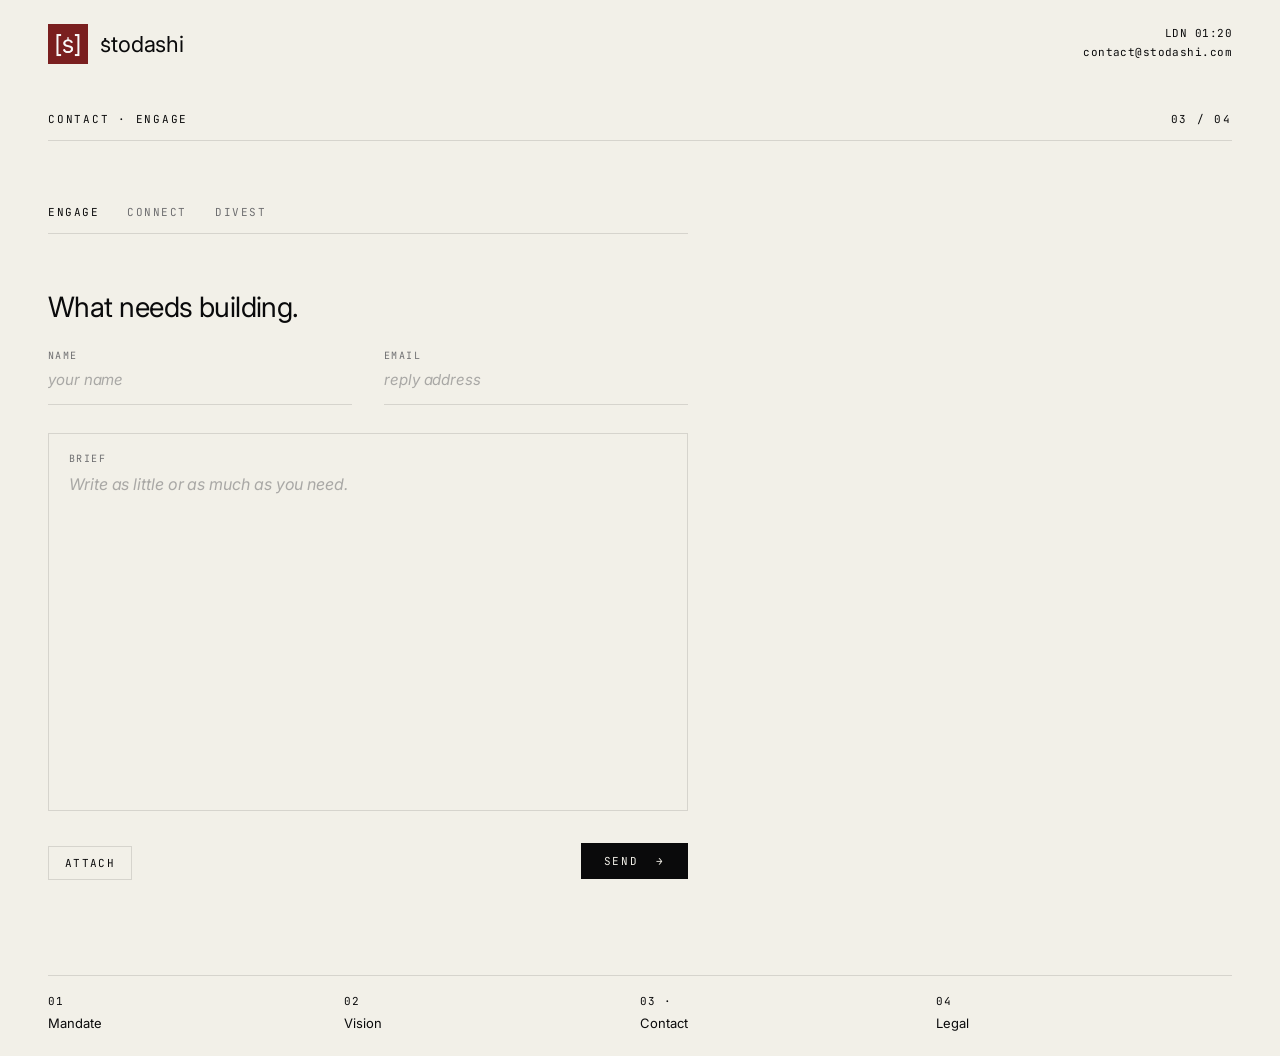
<file: engage.html>
<!DOCTYPE html>
<html lang="en">
<head>
  <meta charset="UTF-8" />
  <meta name="viewport" content="width=device-width, initial-scale=1.0" />
  <title>Engage &mdash; stodashi</title>
  <meta name="description" content="Commission a build." />
  <meta name="robots" content="index,follow" />
  <link rel="icon" type="image/png" href="/assets/stodashi-logo.png" />
  <link rel="preconnect" href="https://fonts.googleapis.com" />
  <link rel="preconnect" href="https://fonts.gstatic.com" crossorigin />
  <link href="https://fonts.googleapis.com/css2?family=Inter:wght@400&family=JetBrains+Mono:wght@400&display=swap" rel="stylesheet" />
  <style>
:root {
  --obsidian: #0A0A0B;
  --bone: #F2F0E8;
  --ash: #6E6E70;
  --hairline: #D6D4CD;
  --oxblood: #791F1F;

  --font-display: 'Inter', -apple-system, BlinkMacSystemFont, 'Helvetica Neue', sans-serif;
  --font-mono: 'JetBrains Mono', ui-monospace, 'SF Mono', Menlo, Consolas, monospace;
}

* { box-sizing: border-box; }
html, body { margin: 0; padding: 0; }
html { font-size: 16px; -webkit-font-smoothing: antialiased; -moz-osx-font-smoothing: grayscale; }

body {
  background: var(--bone);
  color: var(--obsidian);
  font-family: var(--font-display);
  font-weight: 400;
  letter-spacing: -0.005em;
  min-height: 100vh;
  display: flex;
  flex-direction: column;
  padding: 24px 48px 24px;
}

a { color: inherit; text-decoration: none; transition: color 200ms ease, border-color 200ms ease; }
::selection { background: var(--obsidian); color: var(--bone); }

.site-header {
  display: flex;
  justify-content: space-between;
  align-items: flex-start;
  margin-bottom: 48px;
}

.lockup { display: inline-flex; align-items: center; gap: 12px; }

.lockup-mark { width: 40px; height: 40px; display: block; }

.lockup-text { font-size: 22px; letter-spacing: -0.005em; color: var(--obsidian); }

.stamp {
  font-family: var(--font-mono);
  font-size: 11px;
  text-align: right;
  letter-spacing: 0.04em;
  line-height: 1.7;
  color: var(--obsidian);
}
.stamp a:hover { color: var(--obsidian); }

main { flex: 1; display: flex; flex-direction: column; }

.section-meta {
  display: flex;
  justify-content: space-between;
  align-items: baseline;
  font-family: var(--font-mono);
  font-size: 11px;
  letter-spacing: 0.16em;
  text-transform: uppercase;
  color: var(--obsidian);
  border-bottom: 1px solid var(--hairline);
  padding-bottom: 14px;
  margin-bottom: 64px;
}

.index {
  margin-top: auto;
  display: grid;
  grid-template-columns: repeat(4, 1fr);
  border-top: 1px solid var(--hairline);
  padding-top: 18px;
}
.index-item { padding-right: 24px; }
.index-item .num {
  font-family: var(--font-mono);
  font-size: 11px;
  letter-spacing: 0.08em;
  color: var(--obsidian);
  margin-bottom: 4px;
  display: block;
}
.index-item .name { font-size: 13px; letter-spacing: -0.005em; color: var(--obsidian); }
.index-item.current a { pointer-events: none; }
.index-item.current .num::after { content: '  ·'; }

.form-wrap {
  max-width: 640px;
  padding-bottom: 96px;
}

.form-tabs {
  display: flex;
  gap: 28px;
  font-family: var(--font-mono);
  font-size: 11px;
  letter-spacing: 0.14em;
  text-transform: uppercase;
  margin-bottom: 56px;
  padding-bottom: 14px;
  border-bottom: 1px solid var(--hairline);
}
.form-tabs a { color: var(--ash); transition: color 200ms ease; }
.form-tabs a:hover { color: var(--obsidian); }
.form-tabs a.current { color: var(--obsidian); pointer-events: none; }

.form-prompt {
  font-size: 28px;
  font-weight: 400;
  letter-spacing: -0.02em;
  line-height: 1.25;
  margin: 0 0 12px;
}

.form-sub {
  font-family: var(--font-mono);
  font-size: 11px;
  letter-spacing: 0.04em;
  color: var(--ash);
  margin: 0 0 40px;
  line-height: 1.7;
}

.field {
  border-bottom: 1px solid var(--hairline);
  padding: 12px 0;
}

.field-label {
  display: block;
  font-family: var(--font-mono);
  font-size: 10px;
  letter-spacing: 0.14em;
  text-transform: uppercase;
  color: var(--ash);
  margin-bottom: 6px;
}

.field input,
.field textarea {
  width: 100%;
  background: transparent;
  border: none;
  outline: none;
  color: var(--obsidian);
  font-family: var(--font-display);
  font-size: 15px;
  line-height: 1.6;
  letter-spacing: -0.005em;
  padding: 0;
  resize: none;
}
.field input::placeholder,
.field textarea::placeholder {
  color: var(--ash);
  opacity: 0.55;
  font-style: italic;
}

.field-row {
  display: grid;
  grid-template-columns: 1fr 1fr;
  gap: 32px;
}

.form-actions {
  display: flex;
  justify-content: space-between;
  align-items: center;
  margin-top: 32px;
  gap: 16px;
}

.attach-trigger {
  font-family: var(--font-mono);
  font-size: 11px;
  letter-spacing: 0.12em;
  text-transform: uppercase;
  border: 1px solid var(--hairline);
  background: transparent;
  color: var(--obsidian);
  padding: 9px 16px;
  cursor: pointer;
  transition: border-color 200ms ease;
}
.attach-trigger:hover { border-color: var(--obsidian); }

.attach-name {
  font-family: var(--font-mono);
  font-size: 11px;
  color: var(--obsidian);
  letter-spacing: 0.02em;
  margin-left: 12px;
}

.submit-btn {
  background: var(--obsidian);
  color: var(--bone);
  border: 1px solid var(--obsidian);
  font-family: var(--font-mono);
  font-size: 11px;
  letter-spacing: 0.16em;
  text-transform: uppercase;
  padding: 10px 22px;
  cursor: pointer;
  transition: opacity 200ms ease;
}
.submit-btn:hover { opacity: 0.85; }

.engage-form .name-row { margin-bottom: 28px; }
.engage-form .field.brief {
  border: 1px solid var(--hairline);
  padding: 18px 20px;
  min-height: 280px;
}
.engage-form .field.brief textarea {
  min-height: 240px;
  font-size: 16px;
  line-height: 1.65;
}

@keyframes pageFadeIn { from { opacity: 0; } to { opacity: 1; } }
body { animation: pageFadeIn 240ms cubic-bezier(.2,.6,.2,1); }
@media (prefers-reduced-motion: reduce) { body { animation: none; } }

@media (max-width: 720px) {
  body { padding: 24px 20px; }
  .site-header { margin-bottom: 56px; }
  .stamp { font-size: 10px; }
  .form-prompt { font-size: 22px; }
  .field-row { grid-template-columns: 1fr; gap: 4px; }
  .index { grid-template-columns: 1fr 1fr; gap: 18px 0; }
  .index-item { padding-right: 12px; }
  .index-item:nth-child(odd) { padding-right: 0; }
}
@media (max-width: 420px) {
  .form-tabs { gap: 14px; flex-wrap: wrap; }
  .form-actions { flex-direction: column; align-items: stretch; }
  .submit-btn { text-align: center; }
}
    .lockup-text .lockup-s { position: relative; display: inline-block; }
    .lockup-text .lockup-s::before { content: ""; position: absolute; top: 0.32em; left: 50%; transform: translateX(-50%); width: 0.075em; height: 0.13em; background: currentColor; }
  </style>
</head>
<body>
  <header class="site-header">
    <a href="index.html" class="lockup" aria-label="Stodashi home">
      <img src="/assets/stodashi-logo.png" alt="" class="lockup-mark" width="40" height="40" />
      <span class="lockup-text"><span class="lockup-s">s</span>todashi</span>
    </a>
    <div class="stamp">
      <span id="local-time">LDN &mdash;:&mdash;</span><br />
      <a href="mailto:contact@stodashi.com">contact@stodashi.com</a>
    </div>
  </header>

  <main>
    <div class="section-meta">
      <span>Contact &middot; Engage</span>
      <span>03 / 04</span>
    </div>

    <section class="form-wrap" aria-label="Engage">
      <nav class="form-tabs" aria-label="Inquiry type">
        <a href="engage.html" class="current" aria-current="page">Engage</a>
        <a href="connect.html">Connect</a>
        <a href="divest.html">Divest</a>
      </nav>

      <h1 class="form-prompt">What needs building.</h1>

      <form action="" method="POST" enctype="multipart/form-data" novalidate class="engage-form">
        <div class="field-row name-row">
          <div class="field">
            <label for="name" class="field-label">Name</label>
            <input type="text" id="name" name="name" placeholder="your name" required autocomplete="name" />
          </div>
          <div class="field">
            <label for="email" class="field-label">Email</label>
            <input type="email" id="email" name="email" placeholder="reply address" required autocomplete="email" />
          </div>
        </div>

        <div class="field brief">
          <label for="brief" class="field-label">Brief</label>
          <textarea id="brief" name="brief" rows="12" placeholder="Write as little or as much as you need." required></textarea>
        </div>

        <div class="form-actions">
          <div>
            <input type="file" id="appendix" name="appendix" hidden />
            <label for="appendix" class="attach-trigger">Attach</label>
            <span class="attach-name" id="attach-name" aria-live="polite"></span>
          </div>
          <button type="submit" class="submit-btn">Send &nbsp;&rarr;</button>
        </div>
      </form>
    </section>
  </main>

  <nav class="index" aria-label="Sections">
    <div class="index-item">
      <a href="mandate.html"><span class="num">01</span><span class="name">Mandate</span></a>
    </div>
    <div class="index-item">
      <a href="vision.html"><span class="num">02</span><span class="name">Vision</span></a>
    </div>
    <div class="index-item current">
      <a href="contact.html" aria-current="page"><span class="num">03</span><span class="name">Contact</span></a>
    </div>
    <div class="index-item">
      <a href="legal.html"><span class="num">04</span><span class="name">Legal</span></a>
    </div>
  </nav>

  <script>
    (function () {
      var el = document.getElementById('local-time');
      if (!el) return;
      var fmt = new Intl.DateTimeFormat('en-GB', {
        timeZone: 'Europe/London',
        hour: '2-digit',
        minute: '2-digit',
        hour12: false
      });
      function tick() { el.textContent = 'LDN ' + fmt.format(new Date()); }
      tick();
      setInterval(tick, 60000);
    })();

    (function () {
      var input = document.getElementById('appendix');
      var label = document.getElementById('attach-name');
      if (!input || !label) return;
      input.addEventListener('change', function () {
        var f = input.files && input.files[0];
        label.textContent = f ? f.name : '';
      });
    })();
  </script>
</body>
</html>
</file>
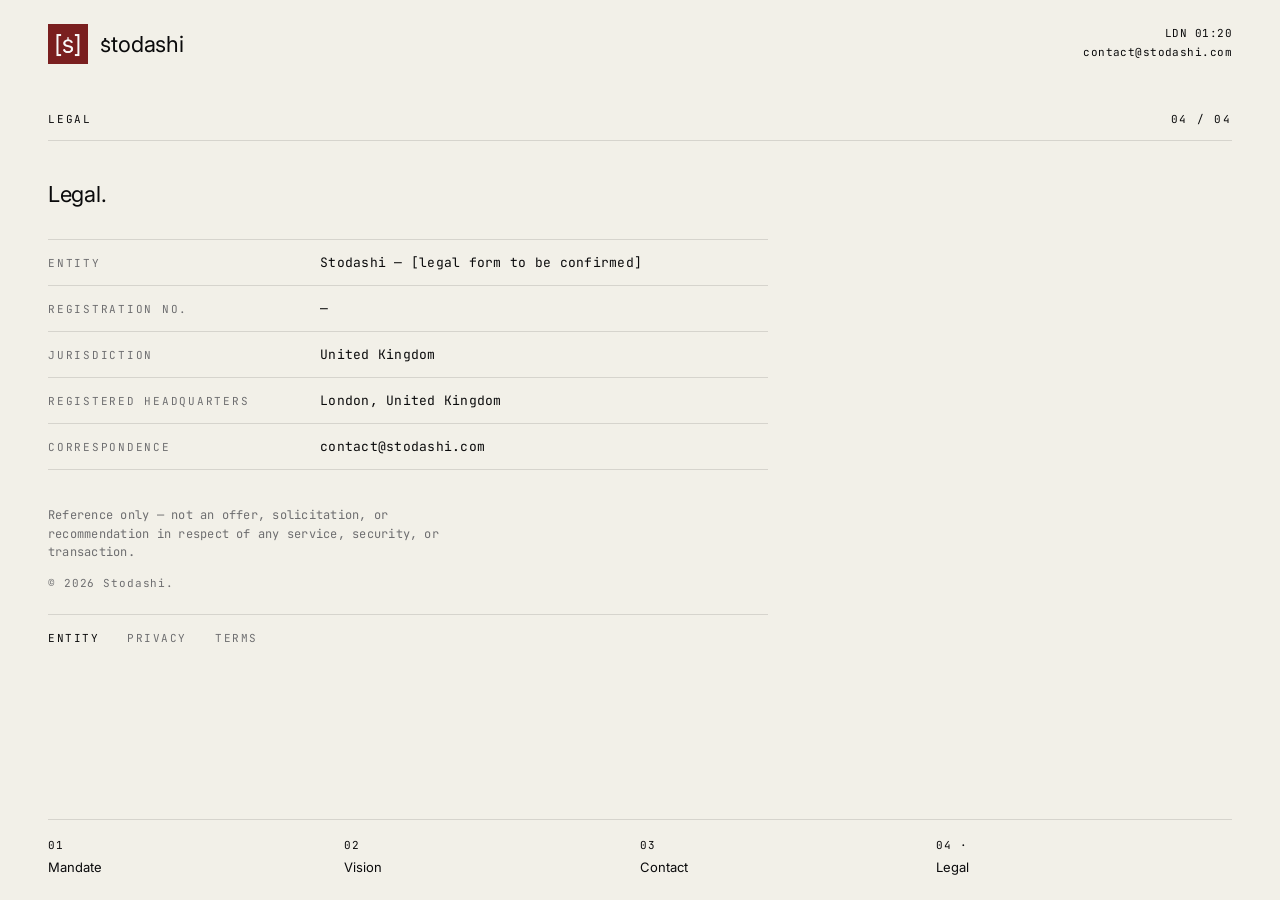
<file: legal.html>
<!DOCTYPE html>
<html lang="en">
<head>
  <meta charset="UTF-8" />
  <meta name="viewport" content="width=device-width, initial-scale=1.0" />
  <title>Legal &mdash; stodashi</title>
  <meta name="description" content="Entity, jurisdiction, statutory notices." />
  <meta name="robots" content="index,follow" />
  <link rel="icon" type="image/png" href="/assets/stodashi-logo.png" />
  <link rel="preconnect" href="https://fonts.googleapis.com" />
  <link rel="preconnect" href="https://fonts.gstatic.com" crossorigin />
  <link href="https://fonts.googleapis.com/css2?family=Inter:wght@400&family=JetBrains+Mono:wght@400&display=swap" rel="stylesheet" />
  <style>
:root {
  --obsidian: #0A0A0B;
  --bone: #F2F0E8;
  --ash: #6E6E70;
  --hairline: #D6D4CD;
  --oxblood: #791F1F;

  --font-display: 'Inter', -apple-system, BlinkMacSystemFont, 'Helvetica Neue', sans-serif;
  --font-mono: 'JetBrains Mono', ui-monospace, 'SF Mono', Menlo, Consolas, monospace;
}

* { box-sizing: border-box; }
html, body { margin: 0; padding: 0; }
html { font-size: 16px; -webkit-font-smoothing: antialiased; -moz-osx-font-smoothing: grayscale; }

body {
  background: var(--bone);
  color: var(--obsidian);
  font-family: var(--font-display);
  font-weight: 400;
  letter-spacing: -0.005em;
  min-height: 100vh;
  display: flex;
  flex-direction: column;
  padding: 24px 48px 24px;
}

a { color: inherit; text-decoration: none; transition: color 200ms ease, border-color 200ms ease; }
::selection { background: var(--obsidian); color: var(--bone); }

.site-header {
  display: flex;
  justify-content: space-between;
  align-items: flex-start;
  margin-bottom: 48px;
}

.lockup { display: inline-flex; align-items: center; gap: 12px; }

.lockup-mark { width: 40px; height: 40px; display: block; }

.lockup-text { font-size: 22px; letter-spacing: -0.005em; color: var(--obsidian); }

.stamp {
  font-family: var(--font-mono);
  font-size: 11px;
  text-align: right;
  letter-spacing: 0.04em;
  line-height: 1.7;
  color: var(--obsidian);
}
.stamp a:hover { color: var(--obsidian); }

main { flex: 1; display: flex; flex-direction: column; }

.section-meta {
  display: flex;
  justify-content: space-between;
  align-items: baseline;
  font-family: var(--font-mono);
  font-size: 11px;
  letter-spacing: 0.16em;
  text-transform: uppercase;
  color: var(--obsidian);
  border-bottom: 1px solid var(--hairline);
  padding-bottom: 14px;
  margin-bottom: 40px;
}

.index {
  margin-top: auto;
  display: grid;
  grid-template-columns: repeat(4, 1fr);
  border-top: 1px solid var(--hairline);
  padding-top: 18px;
}
.index-item { padding-right: 24px; }
.index-item .num {
  font-family: var(--font-mono);
  font-size: 11px;
  letter-spacing: 0.08em;
  color: var(--obsidian);
  margin-bottom: 4px;
  display: block;
}
.index-item .name { font-size: 13px; letter-spacing: -0.005em; color: var(--obsidian); }
.index-item.current a { pointer-events: none; }
.index-item.current .num::after { content: '  ·'; }

.records-wrap {
  max-width: 720px;
  padding-bottom: 24px;
}

.records-title {
  font-size: 22px;
  font-weight: 400;
  letter-spacing: -0.012em;
  margin: 0 0 32px;
}

.records-list {
  margin: 0 0 36px;
  border-top: 1px solid var(--hairline);
}

.records-list .row {
  display: grid;
  grid-template-columns: 240px 1fr;
  gap: 32px;
  padding: 14px 0;
  border-bottom: 1px solid var(--hairline);
  align-items: baseline;
}

.records-list dt {
  font-family: var(--font-mono);
  font-size: 11px;
  letter-spacing: 0.16em;
  text-transform: uppercase;
  color: var(--ash);
  margin: 0;
}

.records-list dd {
  margin: 0;
  font-family: var(--font-mono);
  font-size: 13px;
  letter-spacing: 0.02em;
  color: var(--obsidian);
}

.records-note {
  font-family: var(--font-mono);
  font-size: 12px;
  letter-spacing: 0.02em;
  color: var(--ash);
  margin: 0 0 14px;
  max-width: 60ch;
  line-height: 1.55;
}

.records-copy {
  font-family: var(--font-mono);
  font-size: 11px;
  letter-spacing: 0.08em;
  color: var(--ash);
}

.legal-subnav {
  display: flex;
  gap: 28px;
  font-family: var(--font-mono);
  font-size: 11px;
  letter-spacing: 0.14em;
  text-transform: uppercase;
  margin: 24px 0 0;
  padding-top: 16px;
  border-top: 1px solid var(--hairline);
}
.legal-subnav a { color: var(--ash); transition: color 200ms ease; }
.legal-subnav a:hover { color: var(--obsidian); }
.legal-subnav a.current { color: var(--obsidian); pointer-events: none; }

@keyframes pageFadeIn { from { opacity: 0; } to { opacity: 1; } }
body { animation: pageFadeIn 240ms cubic-bezier(.2,.6,.2,1); }
@media (prefers-reduced-motion: reduce) { body { animation: none; } }

@media (max-width: 720px) {
  body { padding: 24px 20px; }
  .site-header { margin-bottom: 56px; }
  .stamp { font-size: 10px; }
  .records-title { font-size: 18px; }
  .records-list .row { grid-template-columns: 1fr; gap: 4px; padding: 12px 0; }
  .legal-subnav { gap: 16px; flex-wrap: wrap; }
  .index { grid-template-columns: 1fr 1fr; gap: 18px 0; }
  .index-item { padding-right: 12px; }
  .index-item:nth-child(odd) { padding-right: 0; }
}
    .lockup-text .lockup-s { position: relative; display: inline-block; }
    .lockup-text .lockup-s::before { content: ""; position: absolute; top: 0.32em; left: 50%; transform: translateX(-50%); width: 0.075em; height: 0.13em; background: currentColor; }
  </style>
</head>
<body>
  <header class="site-header">
    <a href="index.html" class="lockup" aria-label="Stodashi home">
      <img src="/assets/stodashi-logo.png" alt="" class="lockup-mark" width="40" height="40" />
      <span class="lockup-text"><span class="lockup-s">s</span>todashi</span>
    </a>
    <div class="stamp">
      <span id="local-time">LDN &mdash;:&mdash;</span><br />
      <a href="mailto:contact@stodashi.com">contact@stodashi.com</a>
    </div>
  </header>

  <main>
    <div class="section-meta">
      <span>Legal</span>
      <span>04 / 04</span>
    </div>

    <section class="records-wrap" aria-label="Legal">
      <h1 class="records-title">Legal.</h1>

      <dl class="records-list">
        <div class="row">
          <dt>Entity</dt>
          <dd>Stodashi &mdash; [legal form to be confirmed]</dd>
        </div>
        <div class="row">
          <dt>Registration No.</dt>
          <dd>&mdash;</dd>
        </div>
        <div class="row">
          <dt>Jurisdiction</dt>
          <dd>United Kingdom</dd>
        </div>
        <div class="row">
          <dt>Registered headquarters</dt>
          <dd>London, United Kingdom</dd>
        </div>
        <div class="row">
          <dt>Correspondence</dt>
          <dd>contact@stodashi.com</dd>
        </div>
      </dl>

      <p class="records-note">Reference only &mdash; not an offer, solicitation, or recommendation in respect of any service, security, or transaction.</p>

      <p class="records-copy">&copy; 2026 Stodashi.</p>

      <nav class="legal-subnav" aria-label="Legal sub-pages">
        <a href="legal.html" class="current" aria-current="page">Entity</a>
        <a href="privacy.html">Privacy</a>
        <a href="terms.html">Terms</a>
      </nav>
    </section>
  </main>

  <nav class="index" aria-label="Sections">
    <div class="index-item">
      <a href="mandate.html"><span class="num">01</span><span class="name">Mandate</span></a>
    </div>
    <div class="index-item">
      <a href="vision.html"><span class="num">02</span><span class="name">Vision</span></a>
    </div>
    <div class="index-item">
      <a href="contact.html"><span class="num">03</span><span class="name">Contact</span></a>
    </div>
    <div class="index-item current">
      <a href="legal.html" aria-current="page"><span class="num">04</span><span class="name">Legal</span></a>
    </div>
  </nav>

  <script>
    (function () {
      var el = document.getElementById('local-time');
      if (!el) return;
      var fmt = new Intl.DateTimeFormat('en-GB', {
        timeZone: 'Europe/London',
        hour: '2-digit',
        minute: '2-digit',
        hour12: false
      });
      function tick() { el.textContent = 'LDN ' + fmt.format(new Date()); }
      tick();
      setInterval(tick, 60000);
    })();
  </script>
</body>
</html>
</file>
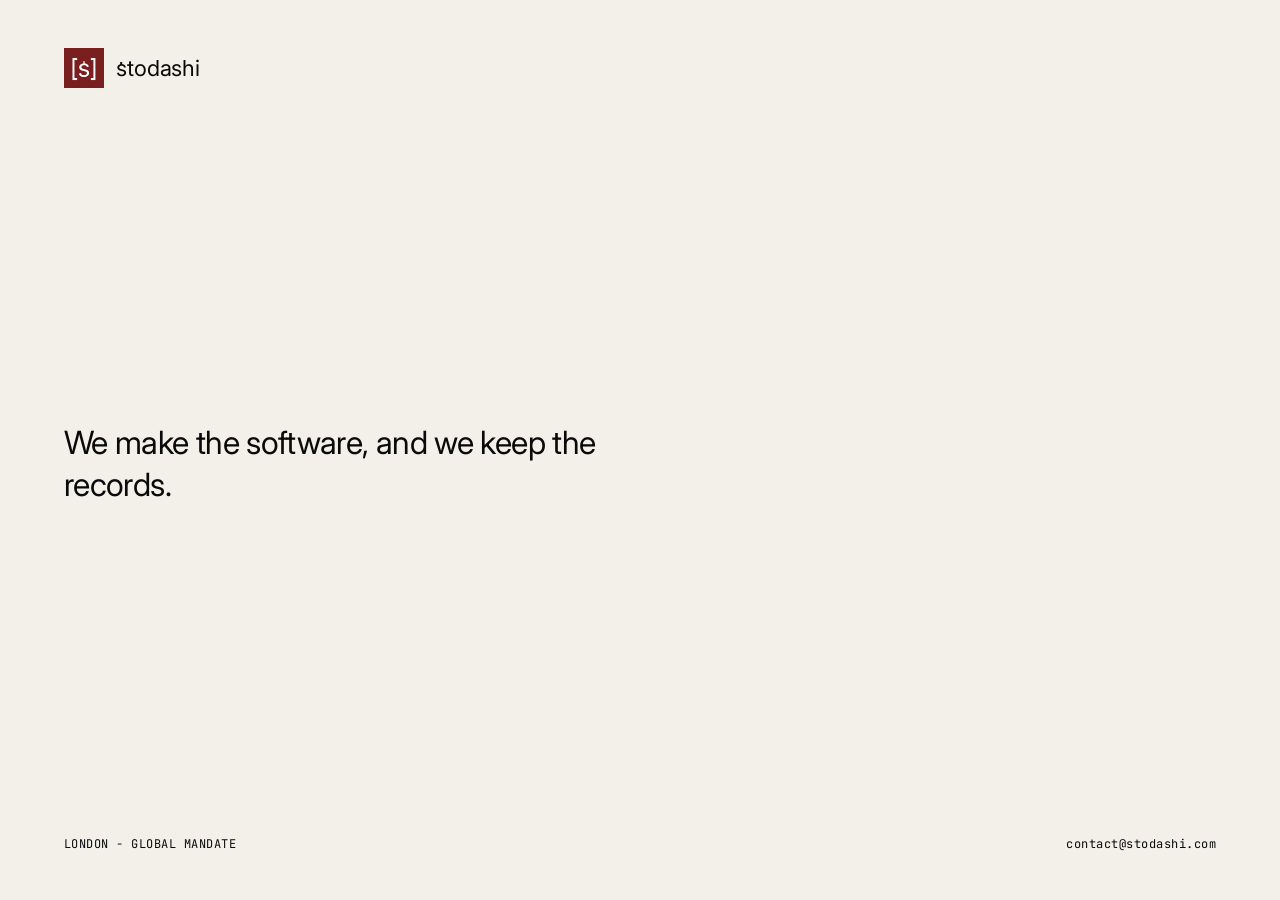
<file: lobby.html>
<!DOCTYPE html>
<html lang="en">
<head>
  <meta charset="UTF-8" />
  <meta name="viewport" content="width=device-width, initial-scale=1.0" />
  <title>stodashi</title>
  <meta name="description" content="Stodashi makes software for institutions and acquires the records that run on it." />
  <meta name="robots" content="index,follow" />
  <link rel="icon" type="image/png" href="/assets/stodashi-logo.png" />

  <link rel="preconnect" href="https://fonts.googleapis.com" />
  <link rel="preconnect" href="https://fonts.gstatic.com" crossorigin />
  <link
    href="https://fonts.googleapis.com/css2?family=Inter:wght@400&family=JetBrains+Mono:wght@400&display=swap"
    rel="stylesheet"
  />

  <style>
    :root {
      --obsidian: #0A0A0B;
      --graphite: #1A1A1C;
      --bone: #F2F0E8;
      --ash: #8C8C8F;
      --iron: #2A2A2D;
      --oxblood: #791F1F;

      --font-display: 'Inter', -apple-system, BlinkMacSystemFont, 'Helvetica Neue', sans-serif;
      --font-mono: 'JetBrains Mono', 'SF Mono', Menlo, Consolas, monospace;
    }

    *, *::before, *::after { box-sizing: border-box; }

    html, body {
      margin: 0;
      padding: 0;
      background: var(--obsidian);
      color: var(--bone);
      font-family: var(--font-display);
      font-weight: 400;
      -webkit-font-smoothing: antialiased;
      -moz-osx-font-smoothing: grayscale;
    }

    body {
      min-height: 100vh;
      display: flex;
      flex-direction: column;
      padding: 48px 64px;
    }

    a { color: inherit; text-decoration: none; }

    .lockup {
      display: inline-flex;
      align-items: center;
      gap: 12px;
    }

    .lockup-mark {
      width: 40px;
      height: 40px;
      display: block;
    }

    .lockup-text {
      font-size: 22px;
      letter-spacing: -0.005em;
      color: var(--bone);
    }

    main {
      flex: 1;
      display: flex;
      align-items: center;
    }

    .statement {
      font-size: 32px;
      line-height: 1.3;
      letter-spacing: -0.02em;
      color: var(--bone);
      max-width: 560px;
      margin: 0;
    }

    .meta {
      display: flex;
      justify-content: space-between;
      align-items: flex-end;
      font-family: var(--font-mono);
      font-size: 12px;
      color: var(--ash);
      letter-spacing: 0.04em;
    }

    .meta a { transition: color 120ms ease; }
    .meta a:hover { color: var(--bone); }

    @media (max-width: 640px) {
      body { padding: 32px 24px; }
      .statement { font-size: 22px; }
      .meta { flex-direction: column; gap: 8px; align-items: flex-start; }
    }

    /* Page transition ------------------------------------------------------- */
    @view-transition { navigation: auto; }
    ::view-transition-old(root), ::view-transition-new(root) { animation-duration: 200ms; animation-timing-function: cubic-bezier(0.2, 0.6, 0.2, 1); }
    @keyframes pageFadeIn { from { opacity: 0; } to { opacity: 1; } }
    body { animation: pageFadeIn 200ms cubic-bezier(0.2, 0.6, 0.2, 1); }
    @supports (view-transition-name: none) { body { animation: none; } }
    @media (prefers-reduced-motion: reduce) { body { animation: none; } }
    .lockup-text .lockup-s { position: relative; display: inline-block; }
    .lockup-text .lockup-s::before { content: ""; position: absolute; top: 0.32em; left: 50%; transform: translateX(-50%); width: 0.075em; height: 0.13em; background: currentColor; }
    /* Inverted palette */
    body { --bone: #0A0A0B; --obsidian: #F2F0E8; --iron: #D6D4CD; --ash: #0A0A0B; }
    .lockup-text .lockup-s { position: relative; display: inline-block; }
    .lockup-text .lockup-s::before { content: ""; position: absolute; top: 0.32em; left: 50%; transform: translateX(-50%); width: 0.075em; height: 0.13em; background: currentColor; }
  </style>
</head>
<body>
  <header>
    <a href="index.html" class="lockup" aria-label="Stodashi home">
      <img src="/assets/stodashi-logo.png" alt="" class="lockup-mark" width="40" height="40" />
      <span class="lockup-text"><span class="lockup-s">s</span>todashi</span>
    </a>
  </header>

  <main>
    <p class="statement">We make the software, and we keep the records.</p>
  </main>

  <footer class="meta">
    <span>LONDON - GLOBAL MANDATE</span>
    <a href="mailto:contact@stodashi.com">contact@stodashi.com</a>
  </footer>
</body>
</html>
</file>
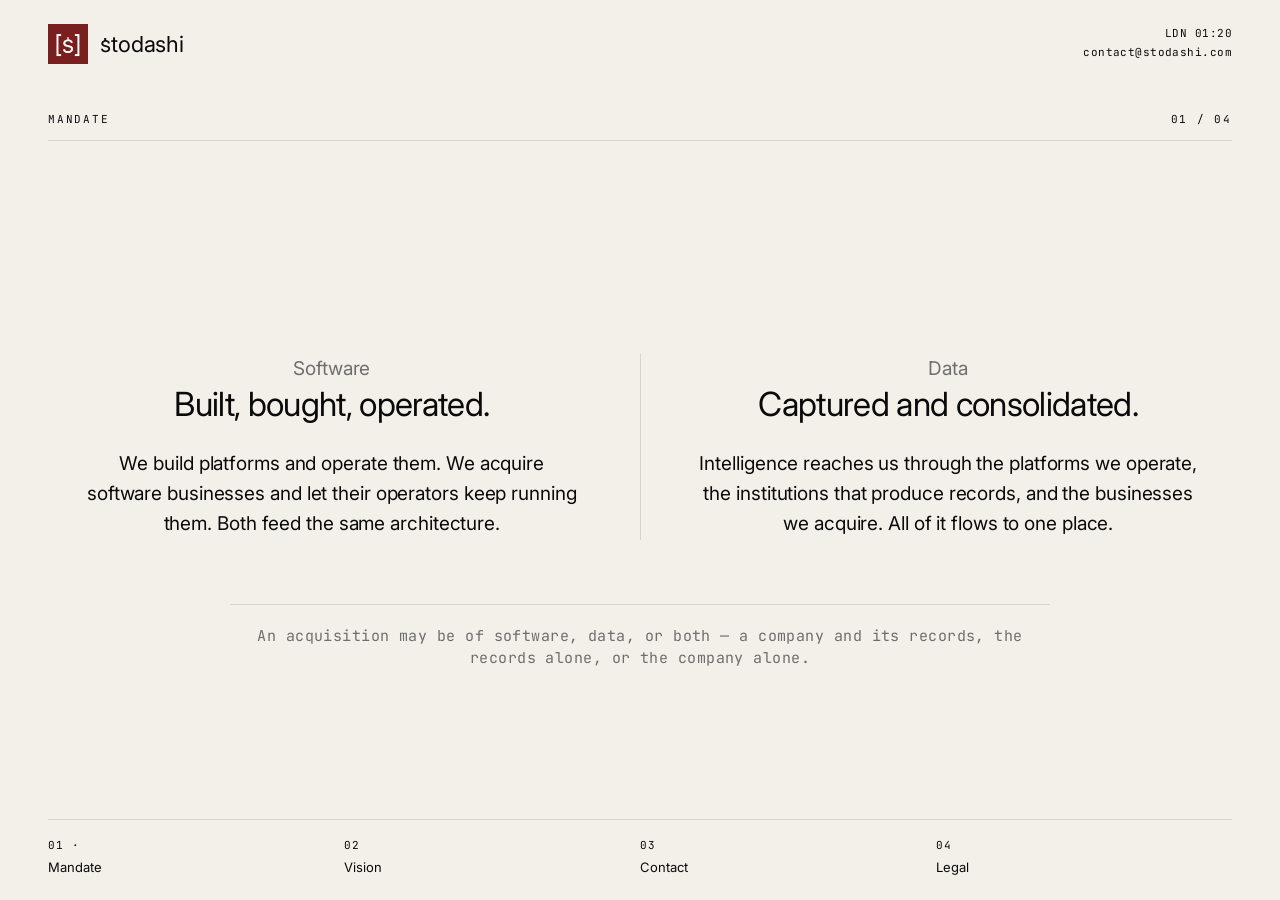
<file: mandate.html>
<!DOCTYPE html>
<html lang="en">
<head>
  <meta charset="UTF-8" />
  <meta name="viewport" content="width=device-width, initial-scale=1.0" />
  <title>Mandate &mdash; stodashi</title>
  <meta name="description" content="The firm's mandate in software and data." />
  <meta name="robots" content="index,follow" />
  <link rel="icon" type="image/png" href="/assets/stodashi-logo.png" />
  <link rel="preconnect" href="https://fonts.googleapis.com" />
  <link rel="preconnect" href="https://fonts.gstatic.com" crossorigin />
  <link href="https://fonts.googleapis.com/css2?family=Inter:wght@400&family=JetBrains+Mono:wght@400&display=swap" rel="stylesheet" />
  <style>
:root {
  --obsidian: #0A0A0B;
  --bone: #F2F0E8;
  --ash: #6E6E70;
  --hairline: #D6D4CD;
  --oxblood: #791F1F;

  --font-display: 'Inter', -apple-system, BlinkMacSystemFont, 'Helvetica Neue', sans-serif;
  --font-mono: 'JetBrains Mono', ui-monospace, 'SF Mono', Menlo, Consolas, monospace;
}

* { box-sizing: border-box; }
html, body { margin: 0; padding: 0; }
html { font-size: 16px; -webkit-font-smoothing: antialiased; -moz-osx-font-smoothing: grayscale; }

body {
  background: var(--bone);
  color: var(--obsidian);
  font-family: var(--font-display);
  font-weight: 400;
  letter-spacing: -0.005em;
  min-height: 100vh;
  display: flex;
  flex-direction: column;
  padding: 24px 48px 24px;
}

a { color: inherit; text-decoration: none; transition: color 200ms ease, border-color 200ms ease; }
::selection { background: var(--obsidian); color: var(--bone); }

.site-header {
  display: flex;
  justify-content: space-between;
  align-items: flex-start;
  margin-bottom: 48px;
}

.lockup { display: inline-flex; align-items: center; gap: 12px; }

.lockup-mark { width: 40px; height: 40px; display: block; }

.lockup-text { font-size: 22px; letter-spacing: -0.005em; color: var(--obsidian); }

.stamp {
  font-family: var(--font-mono);
  font-size: 11px;
  text-align: right;
  letter-spacing: 0.04em;
  line-height: 1.7;
  color: var(--obsidian);
}
.stamp a:hover { color: var(--obsidian); }

main { flex: 1; display: flex; flex-direction: column; }

.section-meta {
  display: flex;
  justify-content: space-between;
  align-items: baseline;
  font-family: var(--font-mono);
  font-size: 11px;
  letter-spacing: 0.16em;
  text-transform: uppercase;
  color: var(--obsidian);
  border-bottom: 1px solid var(--hairline);
  padding-bottom: 14px;
  margin-bottom: 64px;
}

.index {
  margin-top: auto;
  display: grid;
  grid-template-columns: repeat(4, 1fr);
  border-top: 1px solid var(--hairline);
  padding-top: 18px;
}
.index-item { padding-right: 24px; }
.index-item .num {
  font-family: var(--font-mono);
  font-size: 11px;
  letter-spacing: 0.08em;
  color: var(--obsidian);
  margin-bottom: 4px;
  display: block;
}
.index-item .name { font-size: 13px; letter-spacing: -0.005em; color: var(--obsidian); }
.index-item.current a { pointer-events: none; }
.index-item.current .num::after { content: '  ·'; }

.mandate-stage {
  flex: 1;
  display: flex;
  flex-direction: column;
  justify-content: center;
  gap: 64px;
}

.mandate-diptych {
  display: grid;
  grid-template-columns: 1fr 1px 1fr;
  gap: 56px;
  max-width: 1120px;
  width: 100%;
  margin: 0 auto;
}

.mandate-diptych .col-divider {
  background: var(--hairline);
  width: 1px;
  align-self: stretch;
}

.mandate-section {
  display: grid;
  grid-template-rows: auto auto auto;
  justify-items: center;
  text-align: center;
  max-width: 100%;
  margin: 0 auto;
}

.mandate-label {
  font-family: var(--font-display);
  font-size: 13px;
  line-height: 1.4;
  letter-spacing: -0.005em;
  color: var(--ash);
  margin: 0 0 20px;
}

.mandate-section h2 {
  font-size: clamp(24px, 2.6vw, 34px);
  font-weight: 400;
  letter-spacing: -0.02em;
  line-height: 1.2;
  margin: 0 0 24px;
  max-width: 100%;
  white-space: nowrap;
}

.mandate-section p {
  font-size: 19px;
  line-height: 1.6;
  letter-spacing: -0.005em;
  margin: 0;
  max-width: 100%;
}

.mandate-note {
  font-family: var(--font-mono);
  font-size: 15px;
  letter-spacing: 0.03em;
  color: var(--ash);
  margin: 0 auto;
  max-width: 820px;
  width: 100%;
  text-align: center;
  border-top: 1px solid var(--hairline);
  padding-top: 20px;
  line-height: 1.5;
}

@keyframes pageFadeIn { from { opacity: 0; } to { opacity: 1; } }
body { animation: pageFadeIn 240ms cubic-bezier(.2,.6,.2,1); }
@media (prefers-reduced-motion: reduce) { body { animation: none; } }

@media (max-width: 720px) {
  body { padding: 24px 20px; }
  .site-header { margin-bottom: 56px; }
  .stamp { font-size: 10px; }

  .mandate-diptych { grid-template-columns: 1fr; gap: 48px; }
  .mandate-diptych .col-divider { width: 100%; height: 1px; }
  .mandate-section h2 { font-size: 24px; white-space: normal; }
  .mandate-section p { font-size: 16px; }
  .mandate-label { font-size: 12px; }
  .mandate-note { font-size: 13px; }

  .index { grid-template-columns: 1fr 1fr; gap: 18px 0; }
  .index-item { padding-right: 12px; }
  .index-item:nth-child(odd) { padding-right: 0; }
}
    .lockup-text .lockup-s { position: relative; display: inline-block; }
    .lockup-text .lockup-s::before { content: ""; position: absolute; top: 0.32em; left: 50%; transform: translateX(-50%); width: 0.075em; height: 0.13em; background: currentColor; }
  </style>
</head>
<body>
  <header class="site-header">
    <a href="index.html" class="lockup" aria-label="Stodashi home">
      <img src="/assets/stodashi-logo.png" alt="" class="lockup-mark" width="40" height="40" />
      <span class="lockup-text"><span class="lockup-s">s</span>todashi</span>
    </a>
    <div class="stamp">
      <span id="local-time">LDN &mdash;:&mdash;</span><br />
      <a href="mailto:contact@stodashi.com">contact@stodashi.com</a>
    </div>
  </header>

  <main>
    <div class="section-meta">
      <span>Mandate</span>
      <span>01 / 04</span>
    </div>

    <div class="mandate-stage">
      <section class="mandate-diptych" aria-label="Mandate">
        <div class="mandate-section">
          <p class="mandate-label">Software</p>
          <h2>Built, bought, operated.</h2>
          <p>We build platforms and operate them. We acquire software businesses and let their operators keep running them. Both feed the same architecture.</p>
        </div>

        <div class="col-divider" aria-hidden="true"></div>

        <div class="mandate-section">
          <p class="mandate-label">Data</p>
          <h2>Captured and consolidated.</h2>
          <p>Intelligence reaches us through the platforms we operate, the institutions that produce records, and the businesses we acquire. All of it flows to one place.</p>
        </div>
      </section>

      <p class="mandate-note">An acquisition may be of software, data, or both &mdash; a company and its records, the records alone, or the company alone.</p>
    </div>
  </main>

  <nav class="index" aria-label="Sections">
    <div class="index-item current">
      <a href="mandate.html" aria-current="page"><span class="num">01</span><span class="name">Mandate</span></a>
    </div>
    <div class="index-item">
      <a href="vision.html"><span class="num">02</span><span class="name">Vision</span></a>
    </div>
    <div class="index-item">
      <a href="contact.html"><span class="num">03</span><span class="name">Contact</span></a>
    </div>
    <div class="index-item">
      <a href="legal.html"><span class="num">04</span><span class="name">Legal</span></a>
    </div>
  </nav>

  <script>
    (function () {
      var el = document.getElementById('local-time');
      if (!el) return;
      var fmt = new Intl.DateTimeFormat('en-GB', {
        timeZone: 'Europe/London',
        hour: '2-digit',
        minute: '2-digit',
        hour12: false
      });
      function tick() { el.textContent = 'LDN ' + fmt.format(new Date()); }
      tick();
      setInterval(tick, 60000);
    })();
  </script>
</body>
</html>
</file>
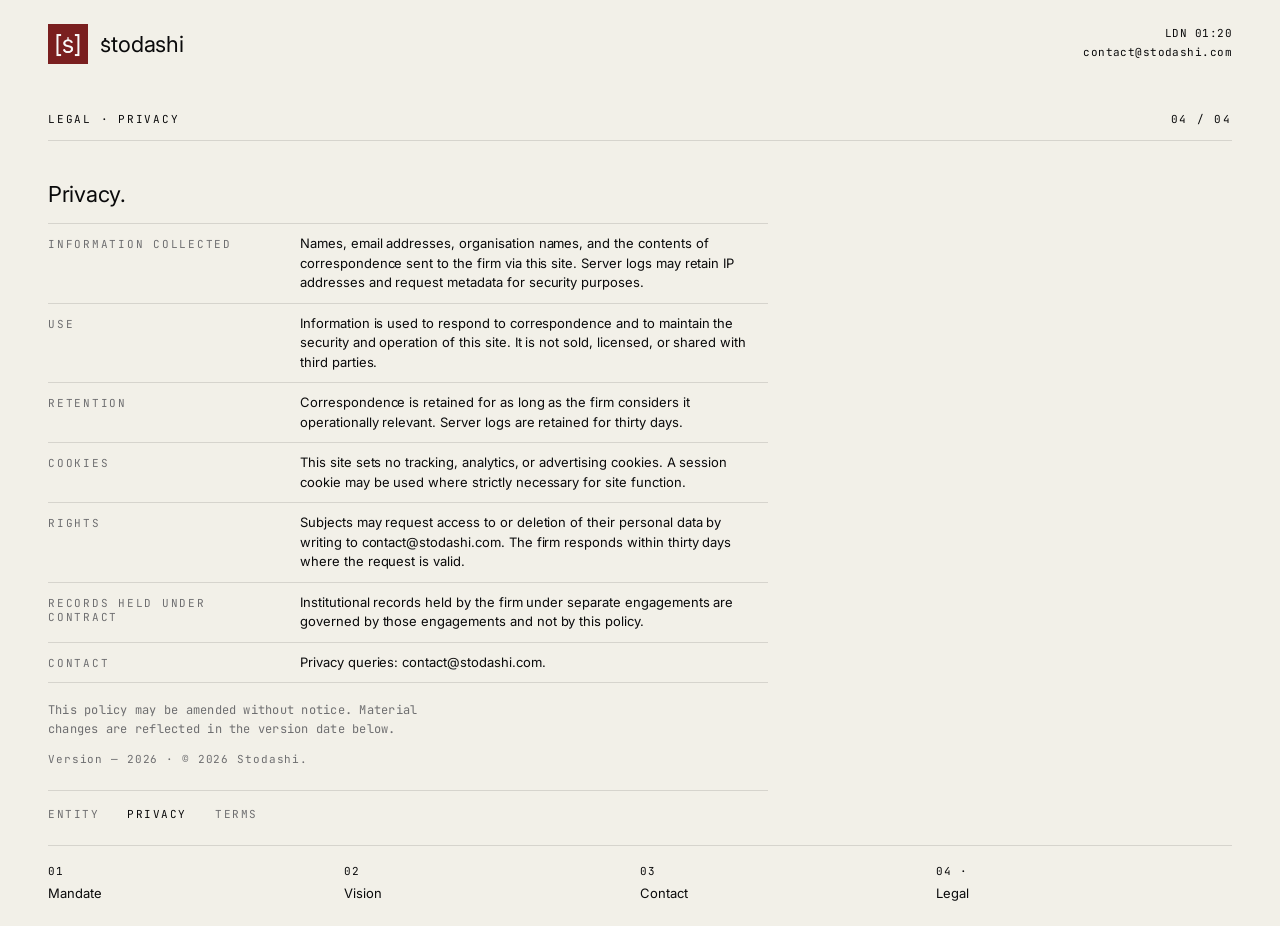
<file: privacy.html>
<!DOCTYPE html>
<html lang="en">
<head>
  <meta charset="UTF-8" />
  <meta name="viewport" content="width=device-width, initial-scale=1.0" />
  <title>Privacy &mdash; stodashi</title>
  <meta name="description" content="Privacy policy." />
  <meta name="robots" content="index,follow" />
  <link rel="icon" type="image/png" href="/assets/stodashi-logo.png" />
  <link rel="preconnect" href="https://fonts.googleapis.com" />
  <link rel="preconnect" href="https://fonts.gstatic.com" crossorigin />
  <link href="https://fonts.googleapis.com/css2?family=Inter:wght@400&family=JetBrains+Mono:wght@400&display=swap" rel="stylesheet" />
  <style>
:root {
  --obsidian: #0A0A0B;
  --bone: #F2F0E8;
  --ash: #6E6E70;
  --hairline: #D6D4CD;
  --oxblood: #791F1F;

  --font-display: 'Inter', -apple-system, BlinkMacSystemFont, 'Helvetica Neue', sans-serif;
  --font-mono: 'JetBrains Mono', ui-monospace, 'SF Mono', Menlo, Consolas, monospace;
}

* { box-sizing: border-box; }
html, body { margin: 0; padding: 0; }
html { font-size: 16px; -webkit-font-smoothing: antialiased; -moz-osx-font-smoothing: grayscale; }

body {
  background: var(--bone);
  color: var(--obsidian);
  font-family: var(--font-display);
  font-weight: 400;
  letter-spacing: -0.005em;
  min-height: 100vh;
  display: flex;
  flex-direction: column;
  padding: 24px 48px 24px;
}

a { color: inherit; text-decoration: none; transition: color 200ms ease, border-color 200ms ease; }
::selection { background: var(--obsidian); color: var(--bone); }

.site-header {
  display: flex;
  justify-content: space-between;
  align-items: flex-start;
  margin-bottom: 48px;
}

.lockup { display: inline-flex; align-items: center; gap: 12px; }

.lockup-mark { width: 40px; height: 40px; display: block; }

.lockup-text { font-size: 22px; letter-spacing: -0.005em; color: var(--obsidian); }

.stamp {
  font-family: var(--font-mono);
  font-size: 11px;
  text-align: right;
  letter-spacing: 0.04em;
  line-height: 1.7;
  color: var(--obsidian);
}
.stamp a:hover { color: var(--obsidian); }

main { flex: 1; display: flex; flex-direction: column; }

.section-meta {
  display: flex;
  justify-content: space-between;
  align-items: baseline;
  font-family: var(--font-mono);
  font-size: 11px;
  letter-spacing: 0.16em;
  text-transform: uppercase;
  color: var(--obsidian);
  border-bottom: 1px solid var(--hairline);
  padding-bottom: 14px;
  margin-bottom: 40px;
}

.index {
  margin-top: auto;
  display: grid;
  grid-template-columns: repeat(4, 1fr);
  border-top: 1px solid var(--hairline);
  padding-top: 18px;
}
.index-item { padding-right: 24px; }
.index-item .num {
  font-family: var(--font-mono);
  font-size: 11px;
  letter-spacing: 0.08em;
  color: var(--obsidian);
  margin-bottom: 4px;
  display: block;
}
.index-item .name { font-size: 13px; letter-spacing: -0.005em; color: var(--obsidian); }
.index-item.current a { pointer-events: none; }
.index-item.current .num::after { content: '  ·'; }

.records-wrap {
  max-width: 720px;
  padding-bottom: 24px;
}

.records-title {
  font-size: 22px;
  font-weight: 400;
  letter-spacing: -0.012em;
  margin: 0 0 16px;
}

.records-note {
  font-family: var(--font-mono);
  font-size: 12px;
  letter-spacing: 0.02em;
  color: var(--ash);
  margin: 0 0 14px;
  max-width: 60ch;
  line-height: 1.55;
}

.records-copy {
  font-family: var(--font-mono);
  font-size: 11px;
  letter-spacing: 0.08em;
  color: var(--ash);
}

.legal-subnav {
  display: flex;
  gap: 28px;
  font-family: var(--font-mono);
  font-size: 11px;
  letter-spacing: 0.14em;
  text-transform: uppercase;
  margin: 24px 0 0;
  padding-top: 16px;
  border-top: 1px solid var(--hairline);
}
.legal-subnav a { color: var(--ash); transition: color 200ms ease; }
.legal-subnav a:hover { color: var(--obsidian); }
.legal-subnav a.current { color: var(--obsidian); pointer-events: none; }

.records-stack { margin: 0 0 18px; }

.records-stack .clause {
  border-bottom: 1px solid var(--hairline);
  padding: 10px 0;
  display: grid;
  grid-template-columns: 220px 1fr;
  gap: 32px;
  align-items: baseline;
}
.records-stack .clause:first-child { border-top: 1px solid var(--hairline); }

.records-stack .clause-label {
  font-family: var(--font-mono);
  font-size: 11px;
  letter-spacing: 0.16em;
  text-transform: uppercase;
  color: var(--ash);
  margin: 0;
}

.records-stack .clause-body {
  margin: 0;
  font-size: 13px;
  line-height: 1.5;
  letter-spacing: -0.003em;
  color: var(--obsidian);
  max-width: 56ch;
}

@keyframes pageFadeIn { from { opacity: 0; } to { opacity: 1; } }
body { animation: pageFadeIn 240ms cubic-bezier(.2,.6,.2,1); }
@media (prefers-reduced-motion: reduce) { body { animation: none; } }

@media (max-width: 720px) {
  body { padding: 24px 20px; }
  .site-header { margin-bottom: 56px; }
  .stamp { font-size: 10px; }
  .records-title { font-size: 18px; }
  .records-stack .clause { grid-template-columns: 1fr; gap: 6px; padding: 16px 0; }
  .legal-subnav { gap: 16px; flex-wrap: wrap; }
  .index { grid-template-columns: 1fr 1fr; gap: 18px 0; }
  .index-item { padding-right: 12px; }
  .index-item:nth-child(odd) { padding-right: 0; }
}
    .lockup-text .lockup-s { position: relative; display: inline-block; }
    .lockup-text .lockup-s::before { content: ""; position: absolute; top: 0.32em; left: 50%; transform: translateX(-50%); width: 0.075em; height: 0.13em; background: currentColor; }
  </style>
</head>
<body>
  <header class="site-header">
    <a href="index.html" class="lockup" aria-label="Stodashi home">
      <img src="/assets/stodashi-logo.png" alt="" class="lockup-mark" width="40" height="40" />
      <span class="lockup-text"><span class="lockup-s">s</span>todashi</span>
    </a>
    <div class="stamp">
      <span id="local-time">LDN &mdash;:&mdash;</span><br />
      <a href="mailto:contact@stodashi.com">contact@stodashi.com</a>
    </div>
  </header>

  <main>
    <div class="section-meta">
      <span>Legal &middot; Privacy</span>
      <span>04 / 04</span>
    </div>

    <section class="records-wrap" aria-label="Privacy policy">
      <h1 class="records-title">Privacy.</h1>

      <div class="records-stack">
        <div class="clause">
          <p class="clause-label">Information collected</p>
          <p class="clause-body">Names, email addresses, organisation names, and the contents of correspondence sent to the firm via this site. Server logs may retain IP addresses and request metadata for security purposes.</p>
        </div>
        <div class="clause">
          <p class="clause-label">Use</p>
          <p class="clause-body">Information is used to respond to correspondence and to maintain the security and operation of this site. It is not sold, licensed, or shared with third parties.</p>
        </div>
        <div class="clause">
          <p class="clause-label">Retention</p>
          <p class="clause-body">Correspondence is retained for as long as the firm considers it operationally relevant. Server logs are retained for thirty days.</p>
        </div>
        <div class="clause">
          <p class="clause-label">Cookies</p>
          <p class="clause-body">This site sets no tracking, analytics, or advertising cookies. A session cookie may be used where strictly necessary for site function.</p>
        </div>
        <div class="clause">
          <p class="clause-label">Rights</p>
          <p class="clause-body">Subjects may request access to or deletion of their personal data by writing to contact@stodashi.com. The firm responds within thirty days where the request is valid.</p>
        </div>
        <div class="clause">
          <p class="clause-label">Records held under contract</p>
          <p class="clause-body">Institutional records held by the firm under separate engagements are governed by those engagements and not by this policy.</p>
        </div>
        <div class="clause">
          <p class="clause-label">Contact</p>
          <p class="clause-body">Privacy queries: contact@stodashi.com.</p>
        </div>
      </div>

      <p class="records-note">This policy may be amended without notice. Material changes are reflected in the version date below.</p>

      <p class="records-copy">Version &mdash; 2026 &middot; &copy; 2026 Stodashi.</p>

      <nav class="legal-subnav" aria-label="Legal sub-pages">
        <a href="legal.html">Entity</a>
        <a href="privacy.html" class="current" aria-current="page">Privacy</a>
        <a href="terms.html">Terms</a>
      </nav>
    </section>
  </main>

  <nav class="index" aria-label="Sections">
    <div class="index-item">
      <a href="mandate.html"><span class="num">01</span><span class="name">Mandate</span></a>
    </div>
    <div class="index-item">
      <a href="vision.html"><span class="num">02</span><span class="name">Vision</span></a>
    </div>
    <div class="index-item">
      <a href="contact.html"><span class="num">03</span><span class="name">Contact</span></a>
    </div>
    <div class="index-item current">
      <a href="legal.html" aria-current="page"><span class="num">04</span><span class="name">Legal</span></a>
    </div>
  </nav>

  <script>
    (function () {
      var el = document.getElementById('local-time');
      if (!el) return;
      var fmt = new Intl.DateTimeFormat('en-GB', {
        timeZone: 'Europe/London',
        hour: '2-digit',
        minute: '2-digit',
        hour12: false
      });
      function tick() { el.textContent = 'LDN ' + fmt.format(new Date()); }
      tick();
      setInterval(tick, 60000);
    })();
  </script>
</body>
</html>
</file>
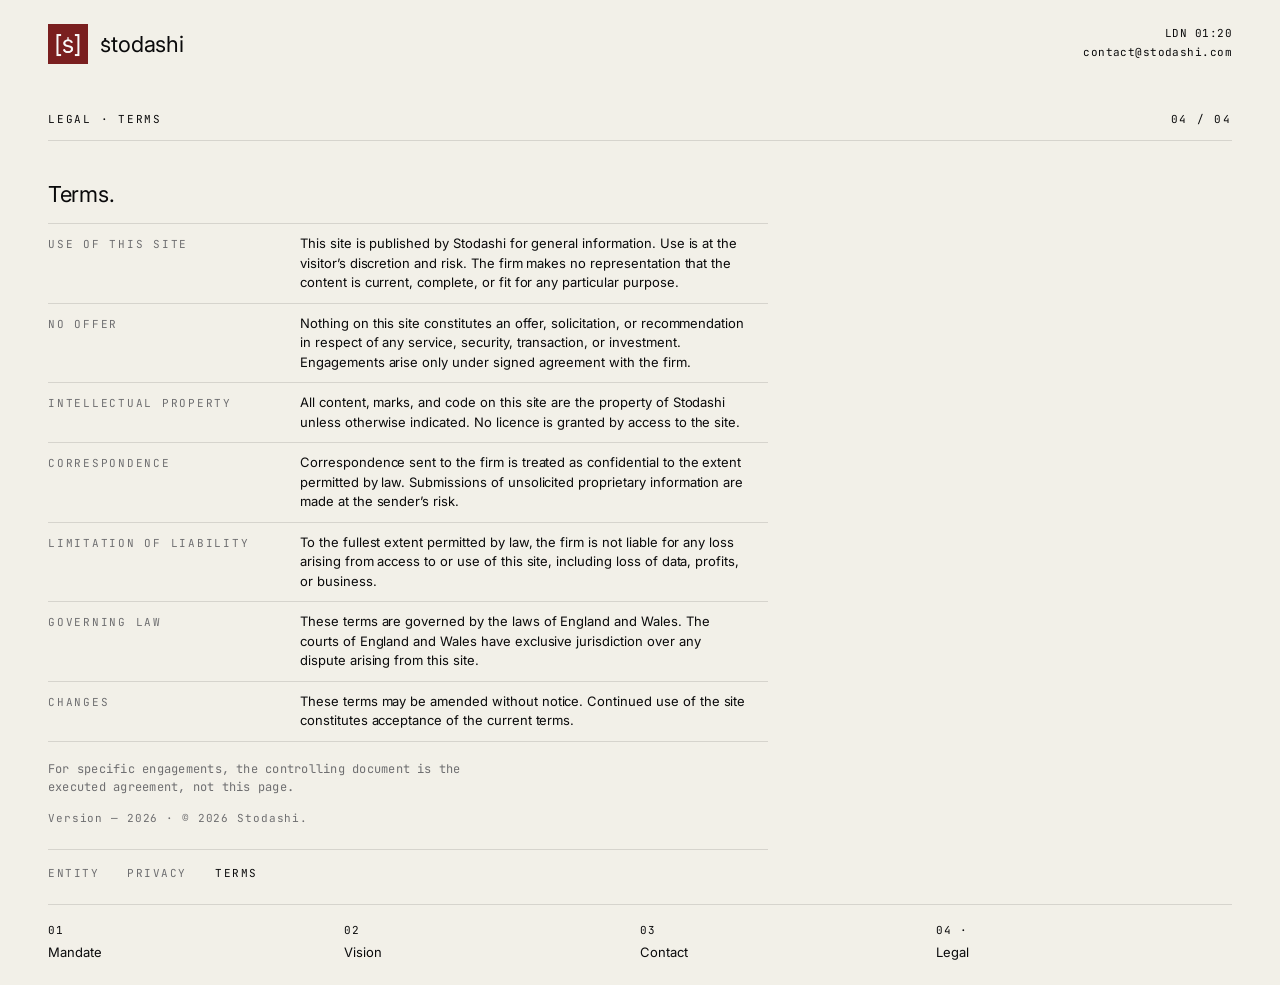
<file: terms.html>
<!DOCTYPE html>
<html lang="en">
<head>
  <meta charset="UTF-8" />
  <meta name="viewport" content="width=device-width, initial-scale=1.0" />
  <title>Terms &mdash; stodashi</title>
  <meta name="description" content="Terms of use." />
  <meta name="robots" content="index,follow" />
  <link rel="icon" type="image/png" href="/assets/stodashi-logo.png" />
  <link rel="preconnect" href="https://fonts.googleapis.com" />
  <link rel="preconnect" href="https://fonts.gstatic.com" crossorigin />
  <link href="https://fonts.googleapis.com/css2?family=Inter:wght@400&family=JetBrains+Mono:wght@400&display=swap" rel="stylesheet" />
  <style>
:root {
  --obsidian: #0A0A0B;
  --bone: #F2F0E8;
  --ash: #6E6E70;
  --hairline: #D6D4CD;
  --oxblood: #791F1F;

  --font-display: 'Inter', -apple-system, BlinkMacSystemFont, 'Helvetica Neue', sans-serif;
  --font-mono: 'JetBrains Mono', ui-monospace, 'SF Mono', Menlo, Consolas, monospace;
}

* { box-sizing: border-box; }
html, body { margin: 0; padding: 0; }
html { font-size: 16px; -webkit-font-smoothing: antialiased; -moz-osx-font-smoothing: grayscale; }

body {
  background: var(--bone);
  color: var(--obsidian);
  font-family: var(--font-display);
  font-weight: 400;
  letter-spacing: -0.005em;
  min-height: 100vh;
  display: flex;
  flex-direction: column;
  padding: 24px 48px 24px;
}

a { color: inherit; text-decoration: none; transition: color 200ms ease, border-color 200ms ease; }
::selection { background: var(--obsidian); color: var(--bone); }

.site-header {
  display: flex;
  justify-content: space-between;
  align-items: flex-start;
  margin-bottom: 48px;
}

.lockup { display: inline-flex; align-items: center; gap: 12px; }

.lockup-mark { width: 40px; height: 40px; display: block; }

.lockup-text { font-size: 22px; letter-spacing: -0.005em; color: var(--obsidian); }

.stamp {
  font-family: var(--font-mono);
  font-size: 11px;
  text-align: right;
  letter-spacing: 0.04em;
  line-height: 1.7;
  color: var(--obsidian);
}
.stamp a:hover { color: var(--obsidian); }

main { flex: 1; display: flex; flex-direction: column; }

.section-meta {
  display: flex;
  justify-content: space-between;
  align-items: baseline;
  font-family: var(--font-mono);
  font-size: 11px;
  letter-spacing: 0.16em;
  text-transform: uppercase;
  color: var(--obsidian);
  border-bottom: 1px solid var(--hairline);
  padding-bottom: 14px;
  margin-bottom: 40px;
}

.index {
  margin-top: auto;
  display: grid;
  grid-template-columns: repeat(4, 1fr);
  border-top: 1px solid var(--hairline);
  padding-top: 18px;
}
.index-item { padding-right: 24px; }
.index-item .num {
  font-family: var(--font-mono);
  font-size: 11px;
  letter-spacing: 0.08em;
  color: var(--obsidian);
  margin-bottom: 4px;
  display: block;
}
.index-item .name { font-size: 13px; letter-spacing: -0.005em; color: var(--obsidian); }
.index-item.current a { pointer-events: none; }
.index-item.current .num::after { content: '  ·'; }

.records-wrap {
  max-width: 720px;
  padding-bottom: 24px;
}

.records-title {
  font-size: 22px;
  font-weight: 400;
  letter-spacing: -0.012em;
  margin: 0 0 16px;
}

.records-note {
  font-family: var(--font-mono);
  font-size: 12px;
  letter-spacing: 0.02em;
  color: var(--ash);
  margin: 0 0 14px;
  max-width: 60ch;
  line-height: 1.55;
}

.records-copy {
  font-family: var(--font-mono);
  font-size: 11px;
  letter-spacing: 0.08em;
  color: var(--ash);
}

.legal-subnav {
  display: flex;
  gap: 28px;
  font-family: var(--font-mono);
  font-size: 11px;
  letter-spacing: 0.14em;
  text-transform: uppercase;
  margin: 24px 0 0;
  padding-top: 16px;
  border-top: 1px solid var(--hairline);
}
.legal-subnav a { color: var(--ash); transition: color 200ms ease; }
.legal-subnav a:hover { color: var(--obsidian); }
.legal-subnav a.current { color: var(--obsidian); pointer-events: none; }

.records-stack { margin: 0 0 18px; }

.records-stack .clause {
  border-bottom: 1px solid var(--hairline);
  padding: 10px 0;
  display: grid;
  grid-template-columns: 220px 1fr;
  gap: 32px;
  align-items: baseline;
}
.records-stack .clause:first-child { border-top: 1px solid var(--hairline); }

.records-stack .clause-label {
  font-family: var(--font-mono);
  font-size: 11px;
  letter-spacing: 0.16em;
  text-transform: uppercase;
  color: var(--ash);
  margin: 0;
}

.records-stack .clause-body {
  margin: 0;
  font-size: 13px;
  line-height: 1.5;
  letter-spacing: -0.003em;
  color: var(--obsidian);
  max-width: 56ch;
}

@keyframes pageFadeIn { from { opacity: 0; } to { opacity: 1; } }
body { animation: pageFadeIn 240ms cubic-bezier(.2,.6,.2,1); }
@media (prefers-reduced-motion: reduce) { body { animation: none; } }

@media (max-width: 720px) {
  body { padding: 24px 20px; }
  .site-header { margin-bottom: 56px; }
  .stamp { font-size: 10px; }
  .records-title { font-size: 18px; }
  .records-stack .clause { grid-template-columns: 1fr; gap: 6px; padding: 16px 0; }
  .legal-subnav { gap: 16px; flex-wrap: wrap; }
  .index { grid-template-columns: 1fr 1fr; gap: 18px 0; }
  .index-item { padding-right: 12px; }
  .index-item:nth-child(odd) { padding-right: 0; }
}
    .lockup-text .lockup-s { position: relative; display: inline-block; }
    .lockup-text .lockup-s::before { content: ""; position: absolute; top: 0.32em; left: 50%; transform: translateX(-50%); width: 0.075em; height: 0.13em; background: currentColor; }
  </style>
</head>
<body>
  <header class="site-header">
    <a href="index.html" class="lockup" aria-label="Stodashi home">
      <img src="/assets/stodashi-logo.png" alt="" class="lockup-mark" width="40" height="40" />
      <span class="lockup-text"><span class="lockup-s">s</span>todashi</span>
    </a>
    <div class="stamp">
      <span id="local-time">LDN &mdash;:&mdash;</span><br />
      <a href="mailto:contact@stodashi.com">contact@stodashi.com</a>
    </div>
  </header>

  <main>
    <div class="section-meta">
      <span>Legal &middot; Terms</span>
      <span>04 / 04</span>
    </div>

    <section class="records-wrap" aria-label="Terms of use">
      <h1 class="records-title">Terms.</h1>

      <div class="records-stack">
        <div class="clause">
          <p class="clause-label">Use of this site</p>
          <p class="clause-body">This site is published by Stodashi for general information. Use is at the visitor&rsquo;s discretion and risk. The firm makes no representation that the content is current, complete, or fit for any particular purpose.</p>
        </div>
        <div class="clause">
          <p class="clause-label">No offer</p>
          <p class="clause-body">Nothing on this site constitutes an offer, solicitation, or recommendation in respect of any service, security, transaction, or investment. Engagements arise only under signed agreement with the firm.</p>
        </div>
        <div class="clause">
          <p class="clause-label">Intellectual property</p>
          <p class="clause-body">All content, marks, and code on this site are the property of Stodashi unless otherwise indicated. No licence is granted by access to the site.</p>
        </div>
        <div class="clause">
          <p class="clause-label">Correspondence</p>
          <p class="clause-body">Correspondence sent to the firm is treated as confidential to the extent permitted by law. Submissions of unsolicited proprietary information are made at the sender&rsquo;s risk.</p>
        </div>
        <div class="clause">
          <p class="clause-label">Limitation of liability</p>
          <p class="clause-body">To the fullest extent permitted by law, the firm is not liable for any loss arising from access to or use of this site, including loss of data, profits, or business.</p>
        </div>
        <div class="clause">
          <p class="clause-label">Governing law</p>
          <p class="clause-body">These terms are governed by the laws of England and Wales. The courts of England and Wales have exclusive jurisdiction over any dispute arising from this site.</p>
        </div>
        <div class="clause">
          <p class="clause-label">Changes</p>
          <p class="clause-body">These terms may be amended without notice. Continued use of the site constitutes acceptance of the current terms.</p>
        </div>
      </div>

      <p class="records-note">For specific engagements, the controlling document is the executed agreement, not this page.</p>

      <p class="records-copy">Version &mdash; 2026 &middot; &copy; 2026 Stodashi.</p>

      <nav class="legal-subnav" aria-label="Legal sub-pages">
        <a href="legal.html">Entity</a>
        <a href="privacy.html">Privacy</a>
        <a href="terms.html" class="current" aria-current="page">Terms</a>
      </nav>
    </section>
  </main>

  <nav class="index" aria-label="Sections">
    <div class="index-item">
      <a href="mandate.html"><span class="num">01</span><span class="name">Mandate</span></a>
    </div>
    <div class="index-item">
      <a href="vision.html"><span class="num">02</span><span class="name">Vision</span></a>
    </div>
    <div class="index-item">
      <a href="contact.html"><span class="num">03</span><span class="name">Contact</span></a>
    </div>
    <div class="index-item current">
      <a href="legal.html" aria-current="page"><span class="num">04</span><span class="name">Legal</span></a>
    </div>
  </nav>

  <script>
    (function () {
      var el = document.getElementById('local-time');
      if (!el) return;
      var fmt = new Intl.DateTimeFormat('en-GB', {
        timeZone: 'Europe/London',
        hour: '2-digit',
        minute: '2-digit',
        hour12: false
      });
      function tick() { el.textContent = 'LDN ' + fmt.format(new Date()); }
      tick();
      setInterval(tick, 60000);
    })();
  </script>
</body>
</html>
</file>
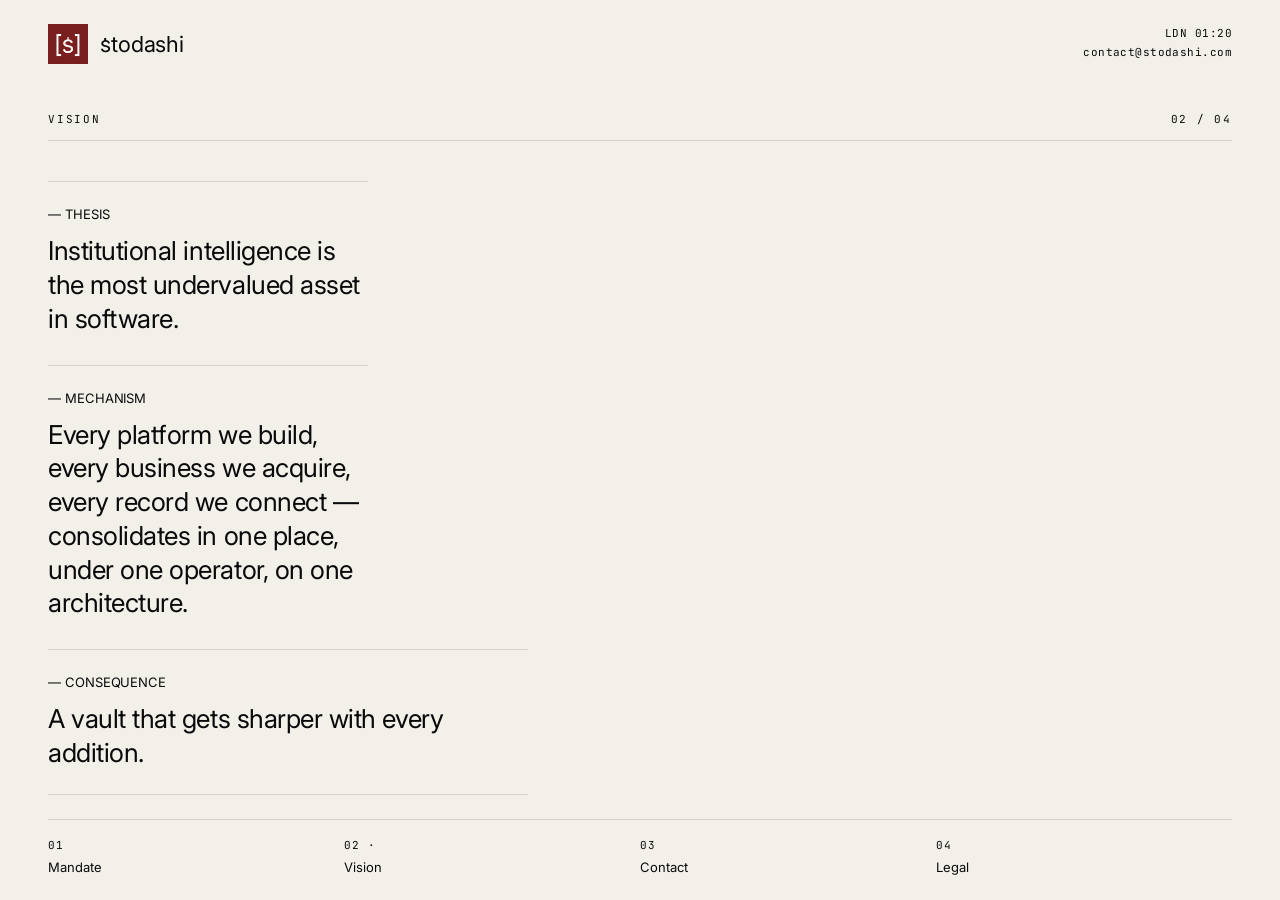
<file: vision.html>
<!DOCTYPE html>
<html lang="en">
<head>
  <meta charset="UTF-8" />
  <meta name="viewport" content="width=device-width, initial-scale=1.0" />
  <title>Vision &mdash; stodashi</title>
  <meta name="description" content="Thesis, mechanism, consequence." />
  <meta name="robots" content="index,follow" />
  <link rel="icon" type="image/png" href="/assets/stodashi-logo.png" />
  <link rel="preconnect" href="https://fonts.googleapis.com" />
  <link rel="preconnect" href="https://fonts.gstatic.com" crossorigin />
  <link href="https://fonts.googleapis.com/css2?family=Inter:wght@400&family=JetBrains+Mono:wght@400&display=swap" rel="stylesheet" />
  <style>
:root {
  --obsidian: #0A0A0B;
  --bone: #F2F0E8;
  --ash: #6E6E70;
  --hairline: #D6D4CD;
  --oxblood: #791F1F;

  --font-display: 'Inter', -apple-system, BlinkMacSystemFont, 'Helvetica Neue', sans-serif;
  --font-mono: 'JetBrains Mono', ui-monospace, 'SF Mono', Menlo, Consolas, monospace;
}

* { box-sizing: border-box; }
html, body { margin: 0; padding: 0; }
html { font-size: 16px; -webkit-font-smoothing: antialiased; -moz-osx-font-smoothing: grayscale; }

body {
  background: var(--bone);
  color: var(--obsidian);
  font-family: var(--font-display);
  font-weight: 400;
  letter-spacing: -0.005em;
  min-height: 100vh;
  display: flex;
  flex-direction: column;
  padding: 24px 48px 24px;
}

a { color: inherit; text-decoration: none; transition: color 200ms ease, border-color 200ms ease; }
::selection { background: var(--obsidian); color: var(--bone); }

.site-header {
  display: flex;
  justify-content: space-between;
  align-items: flex-start;
  margin-bottom: 48px;
}

.lockup { display: inline-flex; align-items: center; gap: 12px; }

.lockup-mark { width: 40px; height: 40px; display: block; }

.lockup-text { font-size: 22px; letter-spacing: -0.005em; color: var(--obsidian); }

.stamp {
  font-family: var(--font-mono);
  font-size: 11px;
  text-align: right;
  letter-spacing: 0.04em;
  line-height: 1.7;
  color: var(--obsidian);
}
.stamp a:hover { color: var(--obsidian); }

main { flex: 1; display: flex; flex-direction: column; }

.section-meta {
  display: flex;
  justify-content: space-between;
  align-items: baseline;
  font-family: var(--font-mono);
  font-size: 11px;
  letter-spacing: 0.16em;
  text-transform: uppercase;
  color: var(--obsidian);
  border-bottom: 1px solid var(--hairline);
  padding-bottom: 14px;
  margin-bottom: 40px;
}

.index {
  margin-top: auto;
  display: grid;
  grid-template-columns: repeat(4, 1fr);
  border-top: 1px solid var(--hairline);
  padding-top: 18px;
}
.index-item { padding-right: 24px; }
.index-item .num {
  font-family: var(--font-mono);
  font-size: 11px;
  letter-spacing: 0.08em;
  color: var(--obsidian);
  margin-bottom: 4px;
  display: block;
}
.index-item .name { font-size: 13px; letter-spacing: -0.005em; color: var(--obsidian); }
.index-item.current a { pointer-events: none; }
.index-item.current .num::after { content: '  ·'; }

.vision-wrap {
  max-width: 760px;
  padding-bottom: 24px;
  flex: 1;
  display: flex;
  flex-direction: column;
  justify-content: space-between;
  gap: 24px;
}

.vision-title {
  font-size: 22px;
  font-weight: 400;
  letter-spacing: -0.012em;
  margin: 0 0 32px;
}

.vision-block {
  border-top: 1px solid var(--hairline);
  padding: 24px 0 0;
  max-width: 32ch;
}

.vision-block:last-child { border-bottom: 1px solid var(--hairline); padding-bottom: 24px; }

.vision-block-label {
  font-family: var(--font-display);
  font-size: 13px;
  letter-spacing: -0.005em;
  color: var(--obsidian);
  margin: 0 0 12px;
}

.vision-block-body {
  font-size: clamp(20px, 2.2vw, 26px);
  line-height: 1.3;
  letter-spacing: -0.018em;
  font-weight: 400;
  margin: 0;
  max-width: 28ch;
}

.vision-block:nth-child(3) { max-width: 48ch; }
.vision-block:nth-child(3) .vision-block-body { max-width: 44ch; }

@keyframes pageFadeIn { from { opacity: 0; } to { opacity: 1; } }
body { animation: pageFadeIn 240ms cubic-bezier(.2,.6,.2,1); }
@media (prefers-reduced-motion: reduce) { body { animation: none; } }

@media (max-width: 720px) {
  body { padding: 24px 20px; }
  .site-header { margin-bottom: 56px; }
  .stamp { font-size: 10px; }

  .vision-title { font-size: 18px; margin-bottom: 24px; }
  .vision-block { padding: 14px 0 18px; }
  .vision-block-body { font-size: 18px; }

  .index { grid-template-columns: 1fr 1fr; gap: 18px 0; }
  .index-item { padding-right: 12px; }
  .index-item:nth-child(odd) { padding-right: 0; }
}
    .lockup-text .lockup-s { position: relative; display: inline-block; }
    .lockup-text .lockup-s::before { content: ""; position: absolute; top: 0.32em; left: 50%; transform: translateX(-50%); width: 0.075em; height: 0.13em; background: currentColor; }
  </style>
</head>
<body>
  <header class="site-header">
    <a href="index.html" class="lockup" aria-label="Stodashi home">
      <img src="/assets/stodashi-logo.png" alt="" class="lockup-mark" width="40" height="40" />
      <span class="lockup-text"><span class="lockup-s">s</span>todashi</span>
    </a>
    <div class="stamp">
      <span id="local-time">LDN &mdash;:&mdash;</span><br />
      <a href="mailto:contact@stodashi.com">contact@stodashi.com</a>
    </div>
  </header>

  <main>
    <div class="section-meta">
      <span>Vision</span>
      <span>02 / 04</span>
    </div>

    <section class="vision-wrap" aria-label="Vision">
      <div class="vision-block">
        <p class="vision-block-label">&mdash; THESIS</p>
        <p class="vision-block-body">Institutional intelligence is the most undervalued asset in software.</p>
      </div>

      <div class="vision-block">
        <p class="vision-block-label">&mdash; MECHANISM</p>
        <p class="vision-block-body">Every platform we build, every business we acquire, every record we connect &mdash; consolidates in one place, under one operator, on one architecture.</p>
      </div>

      <div class="vision-block">
        <p class="vision-block-label">&mdash; CONSEQUENCE</p>
        <p class="vision-block-body">A vault that gets sharper with every addition.</p>
      </div>
    </section>
  </main>

  <nav class="index" aria-label="Sections">
    <div class="index-item">
      <a href="mandate.html"><span class="num">01</span><span class="name">Mandate</span></a>
    </div>
    <div class="index-item current">
      <a href="vision.html" aria-current="page"><span class="num">02</span><span class="name">Vision</span></a>
    </div>
    <div class="index-item">
      <a href="contact.html"><span class="num">03</span><span class="name">Contact</span></a>
    </div>
    <div class="index-item">
      <a href="legal.html"><span class="num">04</span><span class="name">Legal</span></a>
    </div>
  </nav>

  <script>
    (function () {
      var el = document.getElementById('local-time');
      if (!el) return;
      var fmt = new Intl.DateTimeFormat('en-GB', {
        timeZone: 'Europe/London',
        hour: '2-digit',
        minute: '2-digit',
        hour12: false
      });
      function tick() { el.textContent = 'LDN ' + fmt.format(new Date()); }
      tick();
      setInterval(tick, 60000);
    })();
  </script>
</body>
</html>
</file>
